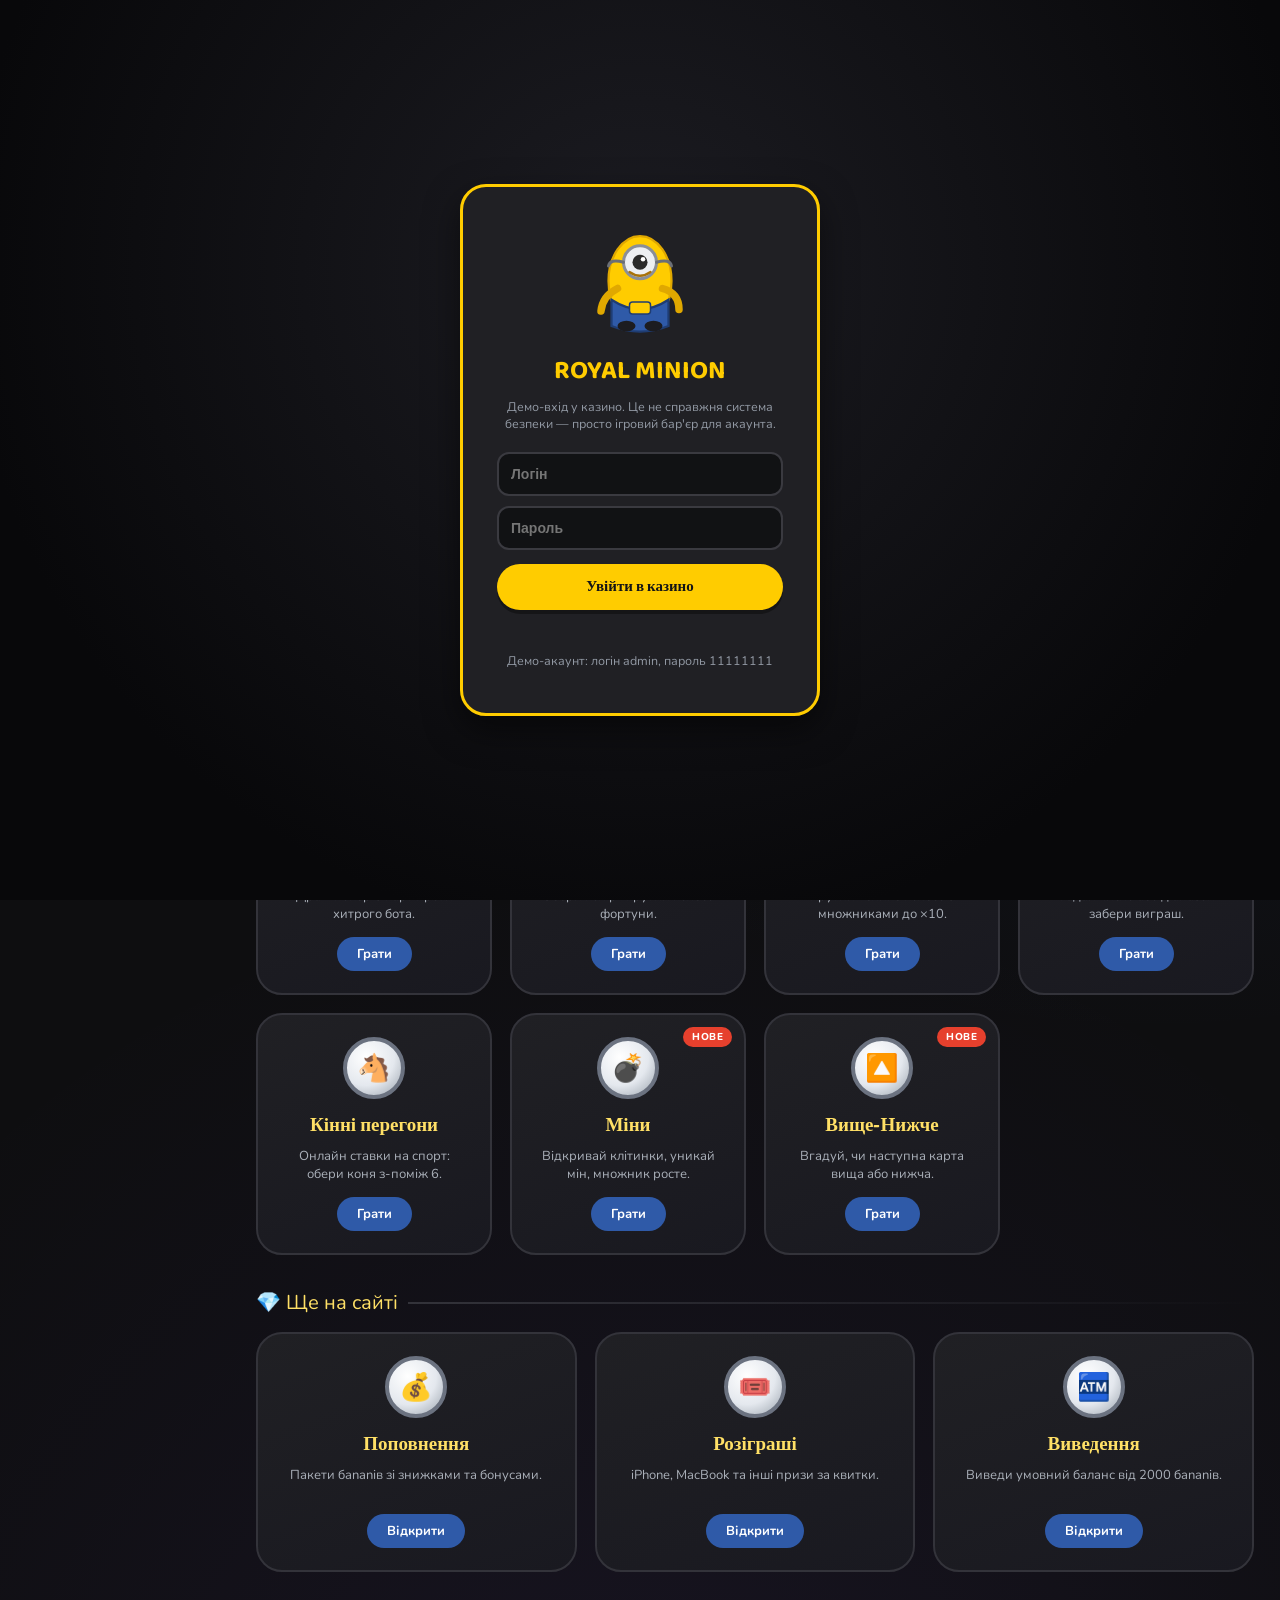
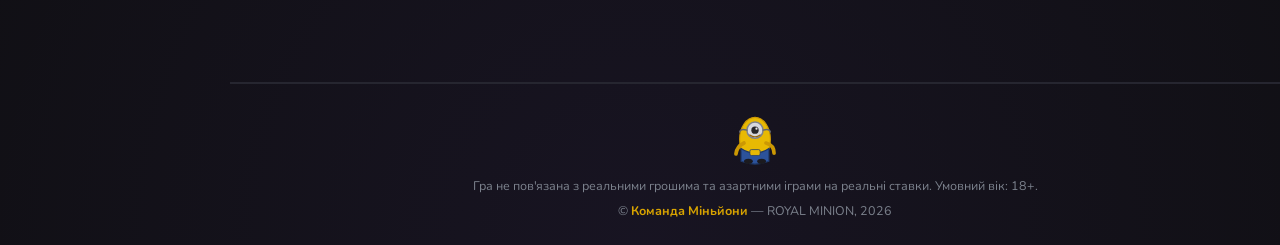
<file: index.html>
<!DOCTYPE html>
<html lang="uk">
<head>
<meta charset="UTF-8">
<meta name="viewport" content="width=device-width, initial-scale=1.0">
<title>ROYAL MINION — Королівське казино</title>
<link rel="preconnect" href="https://fonts.googleapis.com">
<link href="https://fonts.googleapis.com/css2?family=Baloo+2:wght@500;600;700;800&family=Nunito:wght@400;600;700;800;900&display=swap" rel="stylesheet">
<style>
:root{
  --yellow:#FFCC00;
  --yellow-bright:#FFE066;
  --yellow-dark:#D9A400;
  --black:#0E0E10;
  --black-soft:#18181C;
  --black-card:#202024;
  --black-felt:#0F2116;
  --denim:#2F5AA8;
  --denim-dark:#1F3D73;
  --denim-bright:#4A7FD1;
  --silver:#E4E8EE;
  --muted:#9198A3;
  --red:#E6402D;
  --green:#2CC46A;
  --purple:#8B5CF6;
  --radius-lg:26px;
  --radius-md:18px;
  --radius-sm:12px;
  --shadow:0 14px 34px rgba(0,0,0,.5);
  --glow-yellow:0 0 24px rgba(255,204,0,.35);
}
*{box-sizing:border-box; -webkit-tap-highlight-color:transparent;}
html,body{margin:0;padding:0;}
body{
  background:
    radial-gradient(circle at 10% -5%, rgba(255,204,0,.09), transparent 40%),
    radial-gradient(circle at 90% 5%, rgba(47,90,168,.16), transparent 45%),
    radial-gradient(circle at 50% 100%, rgba(139,92,246,.08), transparent 50%),
    var(--black);
  color:var(--silver);
  font-family:'Nunito',sans-serif;
  min-height:100vh;
  overflow-x:hidden;
}
h1,h2,h3,.brand,.btn,.tab,.nav-link,.side-link{font-family:'Baloo 2',cursive;}
::selection{background:var(--yellow); color:#111;}
a{color:inherit; text-decoration:none;}
button{font-family:inherit; cursor:pointer;}
img{max-width:100%; display:block;}
::-webkit-scrollbar{width:10px; height:10px;}
::-webkit-scrollbar-track{background:var(--black-soft);}
::-webkit-scrollbar-thumb{background:var(--yellow-dark); border-radius:10px;}

/* ============ LOADING SCREEN ============ */
#loadingScreen{
  position:fixed; inset:0; background:radial-gradient(circle at 50% 40%, #1c1c22, #0a0a0c 75%);
  z-index:999; display:flex; flex-direction:column; align-items:center; justify-content:center; gap:18px;
  transition:opacity .5s ease, visibility .5s ease;
}
#loadingScreen.hide{opacity:0; visibility:hidden; pointer-events:none;}
#loadingScreen .mascot-mount{width:120px; animation:bounceIn 1s ease infinite alternate;}
@keyframes bounceIn{from{transform:translateY(0) scale(1);} to{transform:translateY(-14px) scale(1.03);}}
#loadingScreen h1{color:var(--yellow); font-size:34px; letter-spacing:1px; margin:0; text-shadow:var(--glow-yellow);}
.loading-bar{width:220px; height:8px; background:#2a2a30; border-radius:999px; overflow:hidden;}
.loading-bar::after{content:''; display:block; height:100%; width:40%; background:linear-gradient(90deg,var(--yellow-dark),var(--yellow-bright)); animation:loadmove 1.2s ease-in-out infinite;}
@keyframes loadmove{0%{transform:translateX(-100%);} 100%{transform:translateX(350%);}}
#loadingScreen p{color:var(--muted); font-size:13px; margin:0;}

/* ============ APP SHELL ============ */
.app-shell{display:flex; min-height:100vh;}

/* SIDEBAR */
.sidebar{
  width:230px; flex-shrink:0; background:var(--black-soft); border-right:2px solid #2a2a30;
  display:flex; flex-direction:column; padding:18px 12px; position:sticky; top:0; height:100vh; overflow-y:auto;
}
.brand{display:flex; align-items:center; gap:10px; font-size:21px; font-weight:800; color:var(--yellow); padding:6px 8px 18px; user-select:none;}
.brand .eye{
  width:36px; height:36px; border-radius:50%; flex-shrink:0;
  background:radial-gradient(circle at 35% 30%, #fff, var(--silver) 55%, #9aa3ad 100%);
  border:4px solid #6b7280; display:flex; align-items:center; justify-content:center;
  box-shadow:0 0 0 3px var(--black-soft), inset 0 0 6px rgba(0,0,0,.3);
  animation:blink 5s infinite;
}
.brand .eye::after{content:''; width:13px; height:13px; border-radius:50%; background:#2b2b2b;}
@keyframes blink{0%,92%,100%{transform:scaleY(1);} 96%{transform:scaleY(.15);}}

.side-group-label{font-size:11px; text-transform:uppercase; letter-spacing:1px; color:#5c6270; margin:14px 10px 6px; font-family:'Nunito',sans-serif; font-weight:800;}
.side-link{
  display:flex; align-items:center; gap:10px; padding:10px 12px; border-radius:var(--radius-sm);
  color:var(--silver); font-size:14.5px; font-weight:600; border:2px solid transparent; margin-bottom:3px; transition:.2s;
}
.side-link .ic{font-size:17px; width:22px; text-align:center;}
.side-link:hover{background:#26262c; color:var(--yellow-bright);}
.side-link.active{background:linear-gradient(90deg, rgba(255,204,0,.18), transparent); border-color:var(--yellow-dark); color:var(--yellow-bright);}
.side-footer{margin-top:auto; padding:14px 10px 4px; font-size:11px; color:#5c6270; line-height:1.6;}

/* MOBILE SIDEBAR TOGGLE */
.mobile-topbar{display:none; align-items:center; justify-content:space-between; padding:10px 14px; background:var(--black-soft); border-bottom:2px solid var(--yellow); position:sticky; top:0; z-index:60;}
.burger{background:none; border:2px solid #3a3a40; color:var(--silver); width:38px; height:38px; border-radius:var(--radius-sm); font-size:18px;}

.content-wrap{flex:1; min-width:0; display:flex; flex-direction:column;}

/* HEADER (top bar within content) */
header{
  position:sticky; top:0; z-index:50;
  display:flex; align-items:center; justify-content:flex-end;
  gap:12px; flex-wrap:wrap; padding:14px 26px;
  background:rgba(14,14,16,.8); backdrop-filter:blur(10px); border-bottom:2px solid #262630;
}
.header-right{display:flex; align-items:center; gap:10px; flex-wrap:wrap;}
.balance-pill{
  display:flex; align-items:center; gap:8px; background:var(--black-card); border:2px solid var(--yellow);
  border-radius:999px; padding:6px 8px 6px 16px; box-shadow:var(--shadow);
}
.balance-pill .amount{font-weight:800; color:var(--yellow-bright); font-size:16.5px; white-space:nowrap;}
.balance-pill button{background:var(--yellow); color:#141416; border:none; border-radius:999px; width:30px; height:30px; font-size:18px; font-weight:800; transition:.2s;}
.balance-pill button:hover{background:var(--yellow-bright); transform:scale(1.1) rotate(90deg);}
.icon-btn{background:var(--black-card); border:2px solid #3a3a40; color:var(--silver); width:40px; height:40px; border-radius:50%; font-size:17px; display:flex; align-items:center; justify-content:center; transition:.25s;}
.icon-btn:hover{border-color:var(--yellow); color:var(--yellow); transform:rotate(20deg);}
.lang-switch{display:flex; border:2px solid var(--denim); border-radius:999px; overflow:hidden;}
.lang-switch button{background:transparent; border:none; color:var(--silver); padding:7px 12px; font-weight:700; font-size:12.5px; transition:.2s;}
.lang-switch button.active{background:var(--denim); color:#fff;}
.vip-badge{display:flex; align-items:center; gap:6px; background:linear-gradient(135deg,#3a2d0a,#1c1c20); border:2px solid var(--yellow-dark); border-radius:999px; padding:6px 12px; font-size:12px; font-weight:800; color:var(--yellow-bright);}

main{max-width:1200px; width:100%; margin:0 auto; padding:26px 26px 90px;}
.screen{display:none; animation:fadeUp .4s ease;}
.screen.active{display:block;}
@keyframes fadeUp{from{opacity:0; transform:translateY(12px);} to{opacity:1; transform:translateY(0);}}

/* HERO */
.hero{
  text-align:center; padding:40px 24px 46px; border-radius:var(--radius-lg);
  background:linear-gradient(135deg, var(--denim-dark), var(--black-soft) 65%);
  border:2px solid var(--yellow-dark); margin-bottom:30px; position:relative; overflow:hidden;
}
.hero::before{content:''; position:absolute; inset:-40%; background:radial-gradient(circle at 30% 20%, rgba(255,204,0,.16), transparent 55%); animation:swirl 14s linear infinite;}
@keyframes swirl{from{transform:rotate(0);} to{transform:rotate(360deg);}}
.hero .mascot-mount{width:78px; position:absolute; right:28px; top:18px; z-index:2; animation:wave 2.4s ease-in-out infinite;}
@keyframes wave{0%,100%{transform:rotate(-4deg);} 50%{transform:rotate(6deg);}}
.hero h1{font-size:40px; margin:0 0 10px; color:var(--yellow); position:relative; text-shadow:0 3px 0 rgba(0,0,0,.4);}
.hero p{font-size:15.5px; max-width:580px; margin:0 auto; color:#c9cfd8; position:relative;}
.hero .badges{display:flex; gap:10px; justify-content:center; flex-wrap:wrap; margin-top:16px; position:relative;}
.hero .badge{background:var(--yellow); color:#141416; font-weight:800; padding:8px 16px; border-radius:999px; font-size:12.5px;}
.hero .badge.alt{background:var(--denim); color:#fff;}

.section-title{display:flex; align-items:center; gap:10px; margin:34px 0 16px; color:var(--yellow-bright); font-size:20px;}
.section-title .line{flex:1; height:2px; background:linear-gradient(90deg, #33333a, transparent);}

.game-grid{display:grid; grid-template-columns:repeat(auto-fit,minmax(230px,1fr)); gap:18px;}
.game-card{
  background:linear-gradient(160deg, var(--black-card), #191920); border:2px solid #33333a; border-radius:var(--radius-lg);
  padding:22px; text-align:center; cursor:pointer; transition:.3s ease; position:relative; overflow:hidden;
}
.game-card::after{content:''; position:absolute; inset:0; background:radial-gradient(circle at 50% 0%, rgba(255,204,0,.08), transparent 60%); opacity:0; transition:.3s;}
.game-card:hover{transform:translateY(-6px); border-color:var(--yellow); box-shadow:var(--shadow);}
.game-card:hover::after{opacity:1;}
.game-card .icon{width:62px; height:62px; margin:0 auto 12px; border-radius:50%; background:radial-gradient(circle at 35% 30%, #fff, var(--silver) 55%, #9aa3ad 100%); border:4px solid #6b7280; display:flex; align-items:center; justify-content:center; font-size:27px; position:relative; z-index:1;}
.game-card h3{margin:6px 0 6px; color:var(--yellow-bright); font-size:19px; position:relative; z-index:1;}
.game-card p{margin:0; font-size:13px; color:#a9afb8; min-height:34px; position:relative; z-index:1;}
.game-card .tag{position:absolute; top:12px; right:12px; background:var(--red); color:#fff; font-size:10px; font-weight:800; padding:3px 9px; border-radius:999px; letter-spacing:.4px;}
.game-card .play{margin-top:14px; display:inline-block; background:var(--denim); color:#fff; padding:8px 20px; border-radius:999px; font-weight:700; font-size:13px; transition:.25s; position:relative; z-index:1;}
.game-card:hover .play{background:var(--yellow); color:#141416;}

.panel{background:linear-gradient(160deg, var(--black-card), #191920); border:2px solid #33333a; border-radius:var(--radius-lg); padding:26px; box-shadow:var(--shadow);}
.panel h2{color:var(--yellow); margin-top:0; display:flex; align-items:center; gap:10px;}
.back-btn{background:none; border:2px solid #3a3a40; color:var(--silver); padding:8px 16px; border-radius:999px; margin-bottom:18px; font-weight:700; transition:.2s;}
.back-btn:hover{border-color:var(--yellow); color:var(--yellow);}

.bet-row{display:flex; align-items:center; gap:10px; flex-wrap:wrap; margin:14px 0;}
.bet-row input[type=number]{width:118px; padding:10px 12px; border-radius:var(--radius-sm); border:2px solid #3a3a40; background:#111214; color:#fff; font-weight:700; font-size:15px;}
.bet-row input:focus{outline:none; border-color:var(--yellow);}
.chip{background:var(--black-soft); border:2px solid var(--yellow-dark); color:var(--yellow-bright); padding:6px 12px; border-radius:999px; font-weight:700; font-size:13px; transition:.2s;}
.chip:hover{background:var(--yellow-dark); color:#141416; transform:translateY(-2px);}
.chip-stack{display:flex; margin-left:4px;}
.chip-stack .c{width:26px; height:26px; border-radius:50%; margin-left:-10px; border:2px solid #fff; box-shadow:0 2px 4px rgba(0,0,0,.4);}

.btn{border:none; border-radius:999px; padding:11px 24px; font-weight:800; font-size:15px; transition:.22s; box-shadow:0 4px 0 rgba(0,0,0,.35);}
.btn:active{transform:translateY(3px); box-shadow:0 1px 0 rgba(0,0,0,.35);}
.btn-primary{background:var(--yellow); color:#141416;}
.btn-primary:hover{background:var(--yellow-bright);}
.btn-secondary{background:var(--denim); color:#fff;}
.btn-secondary:hover{background:var(--denim-bright);}
.btn-danger{background:var(--red); color:#fff;}
.btn-danger:hover{background:#ff5946;}
.btn-purple{background:var(--purple); color:#fff;}
.btn:disabled{opacity:.4; cursor:not-allowed; transform:none;}

.msg{margin-top:14px; font-weight:700; min-height:24px; border-radius:var(--radius-sm); padding:0 4px;}
.msg.win{color:var(--green);}
.msg.lose{color:var(--red);}
.msg.info{color:var(--silver); opacity:.8;}

/* ---------- SLOTS ---------- */
.slot-machine{display:flex; justify-content:center; margin:20px 0;}
.reels{display:flex; gap:12px; background:linear-gradient(180deg,#111,#000); padding:18px; border-radius:var(--radius-md); border:4px solid var(--yellow-dark); box-shadow:inset 0 0 24px rgba(0,0,0,.75), var(--glow-yellow);}
.reel{width:78px; height:90px; background:var(--black-soft); border-radius:var(--radius-sm); display:flex; align-items:center; justify-content:center; font-size:42px; border:2px solid #3a3a40; overflow:hidden;}
.reel.spinning span{animation:reelspin .12s linear infinite;}
@keyframes reelspin{from{transform:translateY(0);} to{transform:translateY(-14px);}}
.paytable{font-size:12.5px; color:#a9afb8; margin-top:14px; line-height:1.7;}

/* ---------- ROULETTE ---------- */
.roulette-wrap{display:flex; flex-direction:column; align-items:center; gap:18px;}
.wheel-outer{width:220px; height:220px; border-radius:50%; border:6px solid var(--yellow-dark); display:flex; align-items:center; justify-content:center; position:relative; background:conic-gradient(var(--black) 0 47.5%, var(--green) 47.5% 52.5%, var(--red) 52.5% 76.25%, var(--black) 76.25% 100%); transition:transform 3.6s cubic-bezier(.17,.67,.2,1); box-shadow:var(--glow-yellow);}
.wheel-outer .center{width:70px; height:70px; border-radius:50%; background:var(--yellow); color:#141216; font-weight:800; display:flex; align-items:center; justify-content:center; font-size:13px; text-align:center; border:4px solid #111;}
.wheel-pointer{width:0; height:0; border-left:12px solid transparent; border-right:12px solid transparent; border-top:20px solid var(--yellow); margin-bottom:-4px;}
.color-choice{display:flex; gap:14px;}
.color-btn{padding:14px 30px; border-radius:var(--radius-md); font-weight:800; font-size:16px; border:3px solid transparent; transition:.2s;}
.color-btn.red{background:var(--red); color:#fff;}
.color-btn.black{background:#0c0c0e; color:#fff; border-color:#3a3a40;}
.color-btn.green{background:var(--green); color:#0c0c0e;}
.color-btn.selected{border-color:var(--yellow); transform:scale(1.06);}

/* ---------- RACING ---------- */
.track{display:flex; flex-direction:column; gap:10px; margin:18px 0;}
.lane{position:relative; height:46px; background:linear-gradient(90deg,#20291d,#182018); border-radius:var(--radius-sm); border:2px solid #33402c; overflow:hidden; cursor:pointer; transition:.2s;}
.lane.selected{border-color:var(--yellow); box-shadow:0 0 0 2px rgba(255,204,0,.25);}
.lane .finish{position:absolute; right:6px; top:0; bottom:0; width:3px; background:repeating-linear-gradient(180deg,#fff 0 6px,#000 6px 12px);}
.horse{position:absolute; left:4px; top:50%; transform:translateY(-50%); font-size:26px; transition:left .12s linear;}
.lane-label{position:absolute; left:8px; top:2px; font-size:11px; color:#a9afb8; font-weight:700;}
.lane-odds{position:absolute; right:14px; top:2px; font-size:11px; color:var(--yellow-bright); font-weight:800;}

/* ---------- CRASH ---------- */
.crash-box{background:#0c0d10; border-radius:var(--radius-md); border:2px solid #33333a; height:260px; position:relative; display:flex; align-items:center; justify-content:center; overflow:hidden; margin:16px 0;}
.crash-mult{font-size:52px; font-weight:800; color:var(--yellow-bright); z-index:2; text-shadow:0 0 18px rgba(255,204,0,.4);}
.crash-mult.crashed{color:var(--red);}
canvas#crashCanvas{position:absolute; inset:0; width:100%; height:100%;}

/* ---------- POKER ---------- */
.poker-table{background:radial-gradient(circle,#1c3d24,#0f2015); border-radius:40px; border:8px solid #3a2415; padding:26px; text-align:center;}
.hand-row{display:flex; justify-content:center; gap:8px; margin:14px 0; flex-wrap:wrap;}
.card{width:56px; height:80px; background:#fff; border-radius:8px; display:flex; align-items:center; justify-content:center; font-weight:800; font-size:20px; color:#111; border:2px solid #ccc; box-shadow:0 3px 8px rgba(0,0,0,.4); transition:.25s; user-select:none;}
.card.red-suit{color:#c0392b;}
.card.back{background:repeating-linear-gradient(45deg,var(--denim),var(--denim) 6px,var(--denim-dark) 6px,var(--denim-dark) 12px);}
.card.selected{transform:translateY(-14px); border-color:var(--yellow);}
.label-row{color:var(--silver); font-weight:700; margin-top:6px; font-size:14px;}

/* ---------- BLACKJACK ---------- */
.bj-table{background:radial-gradient(circle,#1c3d24,#0f2015); border-radius:40px; border:8px solid #3a2415; padding:26px; text-align:center;}
.bj-total{display:inline-block; background:var(--black-soft); color:var(--yellow-bright); font-weight:800; padding:4px 14px; border-radius:999px; font-size:13px; margin-top:6px;}

/* ---------- DICE ---------- */
.dice-stage{display:flex; justify-content:center; gap:20px; margin:26px 0;}
.die{width:80px; height:80px; background:#fff; border-radius:16px; display:flex; align-items:center; justify-content:center; font-size:40px; font-weight:800; color:#141416; box-shadow:0 8px 18px rgba(0,0,0,.5); transition:transform .15s;}
.die.rolling{animation:dieRoll .1s linear infinite;}
@keyframes dieRoll{0%{transform:rotate(0deg);} 100%{transform:rotate(90deg);}}
.dice-numbers{display:flex; gap:8px; justify-content:center; flex-wrap:wrap; margin:12px 0;}
.num-btn{width:44px; height:44px; border-radius:50%; background:var(--black-soft); border:2px solid #3a3a40; color:var(--silver); font-weight:800; transition:.2s;}
.num-btn.selected{background:var(--yellow); color:#141416; border-color:var(--yellow);}

/* ---------- WHEEL ---------- */
.big-wheel-wrap{display:flex; flex-direction:column; align-items:center; gap:18px;}
.big-wheel{width:260px; height:260px; border-radius:50%; border:8px solid var(--yellow-dark); position:relative; transition:transform 4s cubic-bezier(.12,.72,.15,1); box-shadow:var(--glow-yellow);
  background:conic-gradient(
    #E6402D 0deg 30deg, #141416 30deg 60deg, #2F5AA8 60deg 90deg, #141416 90deg 120deg,
    #FFCC00 120deg 150deg, #141416 150deg 180deg, #8B5CF6 180deg 210deg, #141416 210deg 240deg,
    #2CC46A 240deg 270deg, #141416 270deg 300deg, #E6402D 300deg 330deg, #FFCC00 330deg 360deg);
}
.big-wheel .hub{position:absolute; inset:0; margin:auto; width:64px; height:64px; border-radius:50%; background:var(--yellow); border:4px solid #111; display:flex; align-items:center; justify-content:center; font-weight:800; color:#141216; font-size:11px; text-align:center;}
.wheel-legend{display:flex; gap:8px; flex-wrap:wrap; justify-content:center; max-width:480px;}
.wheel-legend span{font-size:12px; font-weight:800; padding:4px 10px; border-radius:999px; color:#fff;}

/* ---------- PROFILE / PROMO / LEADERBOARD ---------- */
.stat-grid{display:grid; grid-template-columns:repeat(auto-fit,minmax(150px,1fr)); gap:14px; margin:18px 0;}
.stat-box{background:var(--black-soft); border:2px solid #33333a; border-radius:var(--radius-md); padding:18px; text-align:center;}
.stat-box b{display:block; font-size:24px; color:var(--yellow-bright); margin-bottom:4px;}
.stat-box span{font-size:12px; color:var(--muted);}

.promo-grid{display:grid; grid-template-columns:repeat(auto-fit,minmax(240px,1fr)); gap:18px;}
.promo-card{background:linear-gradient(160deg,var(--black-card),#191920); border:2px solid #33333a; border-radius:var(--radius-lg); padding:20px; position:relative; overflow:hidden;}
.promo-card h3{color:var(--yellow-bright); margin:6px 0;}
.promo-card p{font-size:13px; color:#a9afb8; min-height:40px;}
.promo-card .big{font-size:34px; margin-bottom:6px;}

table.leader-table{width:100%; border-collapse:collapse; margin-top:10px;}
table.leader-table th{text-align:left; font-size:12px; text-transform:uppercase; color:var(--muted); padding:8px 10px; border-bottom:2px solid #33333a;}
table.leader-table td{padding:10px; border-bottom:1px solid #26262c; font-weight:700; font-size:14px;}
table.leader-table tr.me{background:rgba(255,204,0,.08);}
.rank-medal{font-size:16px;}

/* ---------- ABOUT ---------- */
.about-grid{display:grid; grid-template-columns:1.3fr 1fr; gap:26px;}
@media(max-width:760px){.about-grid{grid-template-columns:1fr;}}
.about-grid p{line-height:1.6;}

footer{text-align:center; padding:26px 16px; color:#7c828d; font-size:12.5px; border-top:2px solid #262630; margin-top:20px; display:flex; flex-direction:column; align-items:center; gap:8px;}
footer b{color:var(--yellow-dark);}
footer .mascot-mount{width:44px; opacity:.9;}

/* ---------- MODALS ---------- */
.overlay{position:fixed; inset:0; background:rgba(0,0,0,.68); display:none; align-items:center; justify-content:center; z-index:100; padding:20px;}
.overlay.open{display:flex;}
.modal{background:var(--black-card); border:3px solid var(--yellow); border-radius:var(--radius-lg); padding:26px; max-width:420px; width:100%; box-shadow:var(--shadow); animation:pop .28s ease;}
@keyframes pop{from{transform:scale(.85); opacity:0;} to{transform:scale(1); opacity:1;}}
.modal h2{margin-top:0; color:var(--yellow);}
.modal-close{float:right; background:none; border:none; color:var(--silver); font-size:22px;}
.setting-row{display:flex; align-items:center; justify-content:space-between; padding:12px 0; border-bottom:1px solid #33333a;}
.setting-row:last-child{border-bottom:none;}
.switch{position:relative; width:48px; height:26px;}
.switch input{opacity:0; width:0; height:0;}
.slider-toggle{position:absolute; inset:0; background:#3a3a40; border-radius:999px; transition:.25s; cursor:pointer;}
.slider-toggle::before{content:''; position:absolute; width:20px; height:20px; left:3px; top:3px; background:#fff; border-radius:50%; transition:.25s;}
input:checked + .slider-toggle{background:var(--yellow-dark);}
input:checked + .slider-toggle::before{transform:translateX(22px);}

/* BIG WIN MODAL */
#bigWinOverlay .modal{text-align:center; border-color:var(--yellow-bright); box-shadow:0 0 40px rgba(255,204,0,.5);}
#bigWinOverlay .mascot-mount{width:100px; margin:0 auto 10px;}
#bigWinOverlay h2{font-size:28px;}
#bigWinAmount{font-size:36px; font-weight:800; color:var(--yellow-bright); margin:8px 0;}

/* CONFETTI */
.confetti-piece{position:fixed; top:-30px; font-size:22px; z-index:200; pointer-events:none; animation:fall linear forwards;}
@keyframes fall{to{transform:translateY(110vh) rotate(360deg); opacity:.3;}}

/* ---------- LOGIN SCREEN ---------- */
#loginScreen{position:fixed; inset:0; z-index:1000; background:radial-gradient(circle at 50% 30%,#1c1c22,#08080a 75%); display:flex; align-items:center; justify-content:center; padding:20px;}
.login-card{background:var(--black-card); border:3px solid var(--yellow); border-radius:var(--radius-lg); padding:34px; max-width:360px; width:100%; text-align:center; box-shadow:var(--shadow);}
.login-card h1{color:var(--yellow); margin:6px 0; font-size:26px;}
.login-card p{font-size:12.5px; color:var(--muted); margin:4px 0 10px;}
.login-card input{width:100%; padding:12px; margin-top:10px; border-radius:var(--radius-sm); border:2px solid #3a3a40; background:#111214; color:#fff; font-weight:600; font-size:14px;}
.login-card input:focus{outline:none; border-color:var(--yellow);}
.login-card .btn{margin-top:14px; width:100%;}
.login-hint{margin-top:12px; font-size:11px; color:#5c6270;}

/* ---------- SHOP ---------- */
.shop-timer{display:inline-flex; align-items:center; gap:8px; background:var(--black-soft); border:2px solid var(--red); border-radius:999px; padding:8px 18px; font-weight:800; color:#ff8a7a; margin:10px 0 20px;}
.shop-grid{display:grid; grid-template-columns:repeat(auto-fit,minmax(230px,1fr)); gap:18px;}
.shop-card{background:linear-gradient(160deg,var(--black-card),#191920); border:2px solid #33333a; border-radius:var(--radius-lg); padding:22px; text-align:center; position:relative; overflow:hidden; transition:.25s;}
.shop-card:hover{border-color:var(--yellow); transform:translateY(-4px); box-shadow:var(--shadow);}
.shop-card .discount-badge{position:absolute; top:12px; left:12px; background:var(--red); color:#fff; font-size:11px; font-weight:800; padding:4px 10px; border-radius:999px;}
.shop-card .best-badge{position:absolute; top:12px; right:12px; background:var(--yellow); color:#141216; font-size:11px; font-weight:800; padding:4px 10px; border-radius:999px;}
.shop-card .visual{font-size:44px; margin:10px 0;}
.shop-card .amount{font-size:22px; font-weight:800; color:var(--yellow-bright);}
.shop-card .bonus{font-size:12px; color:var(--green); font-weight:800; margin-bottom:6px;}
.shop-card .price-old{font-size:13px; color:#6a6f78; text-decoration:line-through;}
.shop-card .price-new{font-size:20px; font-weight:800; color:#fff;}
.shop-card .price-hint{font-size:11px; color:var(--muted); margin-bottom:10px;}
.pay-methods{display:flex; gap:10px; justify-content:center; margin:14px 0;}
.pay-method{border:2px solid #3a3a40; background:var(--black-soft); border-radius:var(--radius-sm); padding:10px 14px; font-size:20px; transition:.2s;}
.pay-method.selected{border-color:var(--yellow); background:#2a2408;}

/* ---------- WITHDRAW ---------- */
.saved-method{display:flex; align-items:center; justify-content:space-between; background:var(--black-soft); border:2px solid #33333a; border-radius:var(--radius-md); padding:14px 16px; margin-bottom:10px; cursor:pointer; transition:.2s;}
.saved-method.selected{border-color:var(--yellow);}
.saved-method .name{font-weight:700;}

/* ---------- GIVEAWAYS ---------- */
.prize-grid{display:grid; grid-template-columns:repeat(auto-fit,minmax(230px,1fr)); gap:18px;}
.prize-card{background:linear-gradient(160deg,var(--black-card),#191920); border:2px solid #33333a; border-radius:var(--radius-lg); padding:20px; text-align:center;}
.prize-card .visual{font-size:50px; margin:8px 0;}
.prize-card h3{color:var(--yellow-bright); margin:6px 0;}
.prize-card .tickets-owned{font-size:12px; color:var(--green); font-weight:800; margin-top:6px;}
.lock-note{background:var(--black-soft); border:2px dashed var(--yellow-dark); border-radius:var(--radius-md); padding:14px; font-size:13px; color:var(--muted); margin-bottom:18px;}

/* ---------- MINES ---------- */
.mines-grid{display:grid; grid-template-columns:repeat(5,1fr); gap:8px; max-width:340px; margin:18px auto;}
.mine-tile{aspect-ratio:1; background:var(--black-soft); border:2px solid #3a3a40; border-radius:var(--radius-sm); display:flex; align-items:center; justify-content:center; font-size:20px; transition:.2s; cursor:pointer;}
.mine-tile:hover{border-color:var(--yellow);}
.mine-tile.revealed{background:#1c2e1c; border-color:var(--green); cursor:default;}
.mine-tile.boom{background:#3a1414; border-color:var(--red); cursor:default;}
.mine-tile.disabled{pointer-events:none;}

/* ---------- HIGHER-LOWER ---------- */
.hl-stage{display:flex; align-items:center; justify-content:center; gap:22px; margin:20px 0; flex-wrap:wrap;}
.hl-arrow{font-size:30px; color:var(--yellow-dark);}

@media(max-width:900px){
  .sidebar{display:none;}
  .mobile-topbar{display:flex;}
  .sidebar.open{display:flex; position:fixed; z-index:90; width:240px; box-shadow:var(--shadow);}
  header{justify-content:space-between;}
}
@media(max-width:600px){
  .hero h1{font-size:26px;}
  .hero .mascot-mount{display:none;}
}
</style>
</head>
<body>

<div id="loginScreen">
  <div class="login-card">
    <div class="mascot-mount" style="width:90px; margin:0 auto 10px;"></div>
    <h1>ROYAL MINION</h1>
    <p data-i18n="login_sub">Демо-вхід у казино. Це не справжня система безпеки — просто ігровий бар'єр для акаунта.</p>
    <input type="text" id="loginUser" placeholder="Логін" autocomplete="off">
    <input type="password" id="loginPass" placeholder="Пароль" autocomplete="off">
    <button class="btn btn-primary" onclick="tryLogin()" data-i18n="login_btn">Увійти в казино</button>
    <div class="msg lose" id="loginMsg"></div>
    <p class="login-hint" data-i18n="login_hint">Демо-акаунт: логін admin, пароль 11111111</p>
  </div>
</div>

<div id="loadingScreen">
  <div class="mascot-mount"></div>
  <h1>ROYAL MINION</h1>
  <div class="loading-bar"></div>
  <p id="loadingText">Готуємо банани та карти...</p>
</div>

<div class="app-shell">

  <!-- SIDEBAR -->
  <aside class="sidebar" id="sidebar">
    <div class="brand"><div class="eye"></div><span>ROYAL MINION</span></div>

    <div class="side-group-label" data-i18n="side_main">Головне</div>
    <button class="side-link active" data-target="lobby"><span class="ic">🏠</span><span data-i18n="nav_lobby">Лобі</span></button>
    <button class="side-link" data-target="profile"><span class="ic">👤</span><span data-i18n="nav_profile">Профіль</span></button>
    <button class="side-link" data-target="shop"><span class="ic">💰</span><span data-i18n="nav_shop">Поповнення</span></button>
    <button class="side-link" data-target="withdraw"><span class="ic">🏧</span><span data-i18n="nav_withdraw">Виведення</span></button>
    <button class="side-link" data-target="giveaways"><span class="ic">🎟️</span><span data-i18n="nav_giveaways">Розіграші</span></button>
    <button class="side-link" data-target="promotions"><span class="ic">🎁</span><span data-i18n="nav_promo">Промоції</span></button>
    <button class="side-link" data-target="leaderboard"><span class="ic">🏆</span><span data-i18n="nav_leader">Рейтинг</span></button>
    <button class="side-link" data-target="about"><span class="ic">ℹ️</span><span data-i18n="nav_about">Про нас</span></button>

    <div class="side-group-label" data-i18n="side_games">Ігри</div>
    <button class="side-link" data-target="poker"><span class="ic">🂡</span><span data-i18n="card_poker_title">Покер проти бота</span></button>
    <button class="side-link" data-target="blackjack"><span class="ic">🃏</span><span data-i18n="card_bj_title">Блекджек</span></button>
    <button class="side-link" data-target="slots"><span class="ic">🍌</span><span data-i18n="card_slots_title">Слот 777</span></button>
    <button class="side-link" data-target="roulette"><span class="ic">🎯</span><span data-i18n="card_roulette_title">Рулетка</span></button>
    <button class="side-link" data-target="wheel"><span class="ic">🎡</span><span data-i18n="card_wheel_title">Колесо Фортуни</span></button>
    <button class="side-link" data-target="dice"><span class="ic">🎲</span><span data-i18n="card_dice_title">Кості</span></button>
    <button class="side-link" data-target="mines"><span class="ic">💣</span><span data-i18n="card_mines_title">Міни</span></button>
    <button class="side-link" data-target="higherlower"><span class="ic">🔼</span><span data-i18n="card_hl_title">Вище-Нижче</span></button>
    <button class="side-link" data-target="racing"><span class="ic">🐴</span><span data-i18n="card_racing_title">Перегони</span></button>
    <button class="side-link" data-target="crash"><span class="ic">🚀</span><span data-i18n="card_crash_title">Краш</span></button>

    <div class="side-footer" data-i18n="side_footer_note">Усі ігри віртуальні. Без реальних грошей.</div>
  </aside>

  <div class="content-wrap">
    <div class="mobile-topbar">
      <button class="burger" id="burgerBtn">☰</button>
      <div class="brand" style="padding:0;"><div class="eye"></div><span>ROYAL MINION</span></div>
      <div style="width:38px;"></div>
    </div>

    <header>
      <div class="header-right">
        <div class="vip-badge">👑 <span id="accountLabel">admin</span></div>
        <div class="balance-pill">
          <span class="amount" id="balanceDisplay">1000 🍌</span>
          <button id="openTopup" title="Поповнити">+</button>
        </div>
        <div class="lang-switch">
          <button id="langUA" class="active">UA</button>
          <button id="langEN">EN</button>
        </div>
        <button class="icon-btn" id="openSettings" title="Налаштування">⚙</button>
      </div>
    </header>

    <main>

      <!-- LOBBY -->
      <section class="screen active" id="screen-lobby">
        <div class="hero">
          <div class="mascot-mount"></div>
          <h1 data-i18n="hero_title">Ласкаво просимо до ROYAL MINION</h1>
          <p data-i18n="hero_sub">Королівське віртуальне казино без реальних грошей. Банани, азарт і жовтий гумор — 8 ігор під одним дахом.</p>
          <div class="badges">
            <span class="badge" data-i18n="hero_badge">100% ВІРТУАЛЬНО</span>
            <span class="badge alt" data-i18n="hero_badge2">БЕЗ ДЕПОЗИТУ РЕАЛЬНИХ ГРОШЕЙ</span>
          </div>
        </div>

        <div class="section-title"><span data-i18n="section_popular">🔥 Популярні ігри</span><div class="line"></div></div>
        <div class="game-grid">
          <div class="game-card" data-target="crash">
            <span class="tag" data-i18n="tag_hot">ХІТ</span>
            <div class="icon">🚀</div>
            <h3 data-i18n="card_crash_title">Краш</h3>
            <p data-i18n="card_crash_desc">Мультиплікатор росте — забери виграш вчасно!</p>
            <span class="play" data-i18n="card_play">Грати</span>
          </div>
          <div class="game-card" data-target="blackjack">
            <span class="tag" data-i18n="tag_new">НОВЕ</span>
            <div class="icon">🃏</div>
            <h3 data-i18n="card_bj_title">Блекджек</h3>
            <p data-i18n="card_bj_desc">Класична дуель проти дилера. Збери 21!</p>
            <span class="play" data-i18n="card_play">Грати</span>
          </div>
          <div class="game-card" data-target="slots">
            <div class="icon">🍌</div>
            <h3 data-i18n="card_slots_title">Слот 777</h3>
            <p data-i18n="card_slots_desc">Класичний ігровий автомат із трьома барабанами.</p>
            <span class="play" data-i18n="card_play">Грати</span>
          </div>
        </div>

        <div class="section-title"><span data-i18n="section_all">🎰 Усі ігри</span><div class="line"></div></div>
        <div class="game-grid">
          <div class="game-card" data-target="poker">
            <div class="icon">🂡</div>
            <h3 data-i18n="card_poker_title">Покер проти бота</h3>
            <p data-i18n="card_poker_desc">Драв-покер 5 карт проти хитрого бота.</p>
            <span class="play" data-i18n="card_play">Грати</span>
          </div>
          <div class="game-card" data-target="roulette">
            <div class="icon">🎯</div>
            <h3 data-i18n="card_roulette_title">Чорне — Червоне</h3>
            <p data-i18n="card_roulette_desc">Обери колір і крутни колесо фортуни.</p>
            <span class="play" data-i18n="card_play">Грати</span>
          </div>
          <div class="game-card" data-target="wheel">
            <span class="tag" data-i18n="tag_new">НОВЕ</span>
            <div class="icon">🎡</div>
            <h3 data-i18n="card_wheel_title">Колесо Фортуни</h3>
            <p data-i18n="card_wheel_desc">Крутни велике колесо з множниками до ×10.</p>
            <span class="play" data-i18n="card_play">Грати</span>
          </div>
          <div class="game-card" data-target="dice">
            <span class="tag" data-i18n="tag_new">НОВЕ</span>
            <div class="icon">🎲</div>
            <h3 data-i18n="card_dice_title">Кості</h3>
            <p data-i18n="card_dice_desc">Вгадай число або діапазон і забери виграш.</p>
            <span class="play" data-i18n="card_play">Грати</span>
          </div>
          <div class="game-card" data-target="racing">
            <div class="icon">🐴</div>
            <h3 data-i18n="card_racing_title">Кінні перегони</h3>
            <p data-i18n="card_racing_desc">Онлайн ставки на спорт: обери коня з-поміж 6.</p>
            <span class="play" data-i18n="card_play">Грати</span>
          </div>
          <div class="game-card" data-target="mines">
            <span class="tag" data-i18n="tag_new">НОВЕ</span>
            <div class="icon">💣</div>
            <h3 data-i18n="card_mines_title">Міни</h3>
            <p data-i18n="card_mines_desc">Відкривай клітинки, уникай мін, множник росте.</p>
            <span class="play" data-i18n="card_play">Грати</span>
          </div>
          <div class="game-card" data-target="higherlower">
            <span class="tag" data-i18n="tag_new">НОВЕ</span>
            <div class="icon">🔼</div>
            <h3 data-i18n="card_hl_title">Вище-Нижче</h3>
            <p data-i18n="card_hl_desc">Вгадуй, чи наступна карта вища або нижча.</p>
            <span class="play" data-i18n="card_play">Грати</span>
          </div>
        </div>

        <div class="section-title"><span data-i18n="section_more">💎 Ще на сайті</span><div class="line"></div></div>
        <div class="game-grid">
          <div class="game-card" data-target="shop">
            <div class="icon">💰</div>
            <h3 data-i18n="nav_shop">Поповнення</h3>
            <p data-i18n="shop_teaser">Пакети бананів зі знижками та бонусами.</p>
            <span class="play" data-i18n="card_open">Відкрити</span>
          </div>
          <div class="game-card" data-target="giveaways">
            <div class="icon">🎟️</div>
            <h3 data-i18n="nav_giveaways">Розіграші</h3>
            <p data-i18n="giveaway_teaser">iPhone, MacBook та інші призи за квитки.</p>
            <span class="play" data-i18n="card_open">Відкрити</span>
          </div>
          <div class="game-card" data-target="withdraw">
            <div class="icon">🏧</div>
            <h3 data-i18n="nav_withdraw">Виведення</h3>
            <p data-i18n="withdraw_teaser">Виведи умовний баланс від 2000 бananів.</p>
            <span class="play" data-i18n="card_open">Відкрити</span>
          </div>
        </div>
      </section>

      <!-- POKER -->
      <section class="screen" id="screen-poker">
        <button class="back-btn" data-target="lobby" data-i18n="back">← Назад до лобі</button>
        <div class="panel">
          <h2>🂡 <span data-i18n="poker_title">Покер проти бота (драв-покер, 5 карт)</span></h2>
          <div class="bet-row">
            <label data-i18n="bet_label">Ставка (анте):</label>
            <input type="number" id="pokerBet" value="50" min="10" step="10">
            <button class="chip" onclick="quickBet('pokerBet',50)">+50</button>
            <button class="chip" onclick="quickBet('pokerBet',100)">+100</button>
            <button class="btn btn-primary" id="pokerDeal" onclick="pokerDeal()" data-i18n="poker_deal">Роздати</button>
          </div>
          <div class="poker-table">
            <div class="label-row" data-i18n="poker_bot_hand">Рука бота</div>
            <div class="hand-row" id="botHand"></div>
            <div class="label-row" data-i18n="poker_your_hand">Твоя рука (клікни картку, щоб залишити її)</div>
            <div class="hand-row" id="playerHand"></div>
            <div class="bet-row" style="justify-content:center;">
              <button class="btn btn-secondary" id="pokerDraw" onclick="pokerDraw()" disabled data-i18n="poker_draw">Замінити не вибрані</button>
              <button class="btn btn-primary" id="pokerBetBtn" onclick="pokerBetAction()" disabled data-i18n="poker_bet_action">Поставити ще й показати</button>
              <button class="btn btn-danger" id="pokerFold" onclick="pokerFold()" disabled data-i18n="poker_fold">Скинути</button>
            </div>
          </div>
          <div class="msg info" id="pokerMsg" data-i18n="poker_hint">Онлайн-покер без депозиту — просто для розваги.</div>
        </div>
      </section>

      <!-- BLACKJACK -->
      <section class="screen" id="screen-blackjack">
        <button class="back-btn" data-target="lobby" data-i18n="back">← Назад до лобі</button>
        <div class="panel">
          <h2>🃏 <span data-i18n="bj_title">Блекджек проти дилера</span></h2>
          <div class="bet-row">
            <label data-i18n="bet_label">Ставка:</label>
            <input type="number" id="bjBet" value="50" min="10" step="10">
            <button class="chip" onclick="quickBet('bjBet',50)">+50</button>
            <button class="chip" onclick="quickBet('bjBet',100)">+100</button>
            <button class="btn btn-primary" id="bjDeal" onclick="bjDeal()" data-i18n="bj_deal">Роздати</button>
          </div>
          <div class="bj-table">
            <div class="label-row" data-i18n="bj_dealer">Рука дилера</div>
            <div class="hand-row" id="bjDealerHand"></div>
            <div class="bj-total" id="bjDealerTotal">–</div>
            <div class="label-row" style="margin-top:18px;" data-i18n="bj_you">Твоя рука</div>
            <div class="hand-row" id="bjPlayerHand"></div>
            <div class="bj-total" id="bjPlayerTotal">–</div>
            <div class="bet-row" style="justify-content:center; margin-top:16px;">
              <button class="btn btn-secondary" id="bjHit" onclick="bjHit()" disabled data-i18n="bj_hit">Ще карту</button>
              <button class="btn btn-primary" id="bjStand" onclick="bjStand()" disabled data-i18n="bj_stand">Стоп</button>
              <button class="btn btn-purple" id="bjDouble" onclick="bjDouble()" disabled data-i18n="bj_double">Подвоїти</button>
            </div>
          </div>
          <div class="msg info" id="bjMsg" data-i18n="bj_hint">Дилер зупиняється на 17+. Блекджек платить ×2.5.</div>
        </div>
      </section>

      <!-- SLOTS -->
      <section class="screen" id="screen-slots">
        <button class="back-btn" data-target="lobby" data-i18n="back">← Назад до лобі</button>
        <div class="panel" style="text-align:center;">
          <h2>🍌 <span data-i18n="slots_title">Слот-автомат 777</span></h2>
          <div class="slot-machine">
            <div class="reels">
              <div class="reel" id="reel0"><span>🍌</span></div>
              <div class="reel" id="reel1"><span>🍌</span></div>
              <div class="reel" id="reel2"><span>🍌</span></div>
            </div>
          </div>
          <div class="bet-row" style="justify-content:center;">
            <label data-i18n="bet_label">Ставка:</label>
            <input type="number" id="slotsBet" value="20" min="5" step="5">
            <button class="chip" onclick="quickBet('slotsBet',20)">+20</button>
            <button class="chip" onclick="quickBet('slotsBet',50)">+50</button>
            <button class="btn btn-primary" id="slotsSpin" onclick="spinSlots()" data-i18n="slots_spin">Крутити</button>
          </div>
          <div class="msg info" id="slotsMsg" data-i18n="slots_hint">Три однакові символи — виграш!</div>
          <div class="paytable" data-i18n="slots_paytable">7️⃣7️⃣7️⃣ ×20 · 🍌🍌🍌 ×10 · 🍇🍇🍇 ×6 · 🔔🔔🔔 ×5 · будь-які 2 однакові ×1.5</div>
        </div>
      </section>

      <!-- ROULETTE -->
      <section class="screen" id="screen-roulette">
        <button class="back-btn" data-target="lobby" data-i18n="back">← Назад до лобі</button>
        <div class="panel roulette-wrap">
          <h2>🎯 <span data-i18n="roulette_title">Рулетка: Чорне — Червоне</span></h2>
          <div class="wheel-pointer"></div>
          <div class="wheel-outer" id="wheel"><div class="center" id="wheelCenter" data-i18n="roulette_ready">Готові?</div></div>
          <div class="color-choice">
            <button class="color-btn red" id="chooseRed" onclick="chooseColor('red')" data-i18n="roulette_red">Червоне ×2</button>
            <button class="color-btn black" id="chooseBlack" onclick="chooseColor('black')" data-i18n="roulette_black">Чорне ×2</button>
            <button class="color-btn green" id="chooseGreen" onclick="chooseColor('green')" data-i18n="roulette_green">Зеро ×14</button>
          </div>
          <div class="bet-row">
            <label data-i18n="bet_label">Ставка:</label>
            <input type="number" id="rouletteBet" value="30" min="5" step="5">
            <button class="chip" onclick="quickBet('rouletteBet',30)">+30</button>
            <button class="chip" onclick="quickBet('rouletteBet',100)">+100</button>
            <button class="btn btn-primary" id="spinRoulette" onclick="spinRoulette()" disabled data-i18n="roulette_spin">Крутити колесо</button>
          </div>
          <div class="msg info" id="rouletteMsg" data-i18n="roulette_hint">Обери колір, зроби ставку і крути!</div>
        </div>
      </section>

      <!-- WHEEL OF FORTUNE -->
      <section class="screen" id="screen-wheel">
        <button class="back-btn" data-target="lobby" data-i18n="back">← Назад до лобі</button>
        <div class="panel big-wheel-wrap">
          <h2>🎡 <span data-i18n="wheel_title">Колесо Фортуни</span></h2>
          <div class="wheel-pointer"></div>
          <div class="big-wheel" id="bigWheel"><div class="hub" id="bigWheelHub" data-i18n="wheel_ready">Крути!</div></div>
          <div class="wheel-legend">
            <span style="background:#E6402D;">×0.5</span>
            <span style="background:#2F5AA8;">×1</span>
            <span style="background:#FFCC00; color:#141216;">×1.5</span>
            <span style="background:#8B5CF6;">×2</span>
            <span style="background:#2CC46A;">×3</span>
            <span style="background:#141416; border:1px solid #444;">×0 / ×10</span>
          </div>
          <div class="bet-row">
            <label data-i18n="bet_label">Ставка:</label>
            <input type="number" id="wheelBet" value="30" min="5" step="5">
            <button class="chip" onclick="quickBet('wheelBet',30)">+30</button>
            <button class="chip" onclick="quickBet('wheelBet',100)">+100</button>
            <button class="btn btn-primary" id="spinWheel" onclick="spinBigWheel()" data-i18n="wheel_spin">Крутити колесо</button>
          </div>
          <div class="msg info" id="wheelMsg" data-i18n="wheel_hint">Постав суму і крути велике колесо — множник випадковий!</div>
        </div>
      </section>

      <!-- DICE -->
      <section class="screen" id="screen-dice">
        <button class="back-btn" data-target="lobby" data-i18n="back">← Назад до лобі</button>
        <div class="panel" style="text-align:center;">
          <h2>🎲 <span data-i18n="dice_title">Кості</span></h2>
          <div class="dice-stage"><div class="die" id="dieEl">?</div></div>
          <p style="font-size:13.5px; color:#a9afb8;" data-i18n="dice_mode_label">Обери точне число (×5) або діапазон (×1.9):</p>
          <div class="dice-numbers" id="diceNumbers"></div>
          <div class="bet-row" style="justify-content:center;">
            <button class="color-btn black" id="diceLow" onclick="chooseDiceRange('low')" data-i18n="dice_low">1–3 ×1.9</button>
            <button class="color-btn red" id="diceHigh" onclick="chooseDiceRange('high')" data-i18n="dice_high">4–6 ×1.9</button>
          </div>
          <div class="bet-row" style="justify-content:center;">
            <label data-i18n="bet_label">Ставка:</label>
            <input type="number" id="diceBet" value="25" min="5" step="5">
            <button class="chip" onclick="quickBet('diceBet',25)">+25</button>
            <button class="chip" onclick="quickBet('diceBet',100)">+100</button>
            <button class="btn btn-primary" id="rollDice" onclick="rollDice()" disabled data-i18n="dice_roll">Кинути кістку</button>
          </div>
          <div class="msg info" id="diceMsg" data-i18n="dice_hint">Обери точне число або діапазон, потім став.</div>
        </div>
      </section>

      <!-- RACING -->
      <section class="screen" id="screen-racing">
        <button class="back-btn" data-target="lobby" data-i18n="back">← Назад до лобі</button>
        <div class="panel">
          <h2>🐴 <span data-i18n="racing_title">Кінні перегони — 6 коней</span></h2>
          <div class="track" id="track"></div>
          <div class="bet-row">
            <label data-i18n="bet_label">Ставка:</label>
            <input type="number" id="racingBet" value="40" min="5" step="5">
            <button class="chip" onclick="quickBet('racingBet',40)">+40</button>
            <button class="chip" onclick="quickBet('racingBet',100)">+100</button>
            <button class="btn btn-primary" id="startRace" onclick="startRace()" disabled data-i18n="racing_start">Старт перегонів</button>
          </div>
          <div class="msg info" id="racingMsg" data-i18n="racing_hint">Обери коня, натиснувши на його доріжку.</div>
        </div>
      </section>

      <!-- CRASH -->
      <section class="screen" id="screen-crash">
        <button class="back-btn" data-target="lobby" data-i18n="back">← Назад до лобі</button>
        <div class="panel">
          <h2>🚀 <span data-i18n="crash_title">Краш</span></h2>
          <div class="crash-box">
            <canvas id="crashCanvas"></canvas>
            <div class="crash-mult" id="crashMultDisplay">1.00×</div>
          </div>
          <div class="bet-row">
            <label data-i18n="bet_label">Ставка:</label>
            <input type="number" id="crashBet" value="25" min="5" step="5">
            <button class="chip" onclick="quickBet('crashBet',25)">+25</button>
            <button class="chip" onclick="quickBet('crashBet',100)">+100</button>
            <button class="btn btn-primary" id="crashStart" onclick="crashStart()" data-i18n="crash_start">Старт</button>
            <button class="btn btn-secondary" id="crashCashout" onclick="crashCashout()" disabled data-i18n="crash_cashout">Забрати гроші</button>
          </div>
          <div class="msg info" id="crashMsg" data-i18n="crash_hint">Постав суму і забери виграш до того, як лінія впаде.</div>
        </div>
      </section>

      <!-- MINES -->
      <section class="screen" id="screen-mines">
        <button class="back-btn" data-target="lobby" data-i18n="back">← Назад до лобі</button>
        <div class="panel" style="text-align:center;">
          <h2>💣 <span data-i18n="mines_title">Міни</span></h2>
          <p style="font-size:13px; color:#a9afb8;" data-i18n="mines_desc">5×5 поле, 3 міни. Кожна відкрита безпечна клітинка збільшує множник. Забери виграш у будь-який момент!</p>
          <div class="msg info" id="minesMultDisplay" style="font-size:22px; font-weight:800; color:var(--yellow-bright);">×1.00</div>
          <div class="mines-grid" id="minesGrid"></div>
          <div class="bet-row" style="justify-content:center;">
            <label data-i18n="bet_label">Ставка:</label>
            <input type="number" id="minesBet" value="30" min="5" step="5">
            <button class="chip" onclick="quickBet('minesBet',30)">+30</button>
            <button class="chip" onclick="quickBet('minesBet',100)">+100</button>
          </div>
          <div class="bet-row" style="justify-content:center;">
            <button class="btn btn-primary" id="minesStart" onclick="minesStart()" data-i18n="mines_start">Почати раунд</button>
            <button class="btn btn-secondary" id="minesCashout" onclick="minesCashout()" disabled data-i18n="mines_cashout">Забрати гроші</button>
          </div>
          <div class="msg info" id="minesMsg" data-i18n="mines_hint">Постав суму й почни раунд, потім відкривай клітинки.</div>
        </div>
      </section>

      <!-- HIGHER / LOWER -->
      <section class="screen" id="screen-higherlower">
        <button class="back-btn" data-target="lobby" data-i18n="back">← Назад до лобі</button>
        <div class="panel" style="text-align:center;">
          <h2>🔼 <span data-i18n="hl_title">Вище-Нижче</span></h2>
          <p style="font-size:13px; color:#a9afb8;" data-i18n="hl_desc">Вгадай, чи наступна карта буде вищою чи нижчою. Кожна правильна відповідь множить виграш.</p>
          <div class="msg info" id="hlMultDisplay" style="font-size:22px; font-weight:800; color:var(--yellow-bright);">×1.00</div>
          <div class="hl-stage">
            <div class="card" id="hlCurrentCard">?</div>
            <div class="hl-arrow">➜</div>
            <div class="card back" id="hlNextCard"></div>
          </div>
          <div class="bet-row" style="justify-content:center;">
            <button class="btn btn-secondary" onclick="hlGuess('higher')" id="hlHigherBtn" disabled data-i18n="hl_higher">Вище ▲</button>
            <button class="btn btn-secondary" onclick="hlGuess('lower')" id="hlLowerBtn" disabled data-i18n="hl_lower">Нижче ▼</button>
            <button class="btn btn-primary" id="hlCashout" onclick="hlCashout()" disabled data-i18n="hl_cashout">Забрати гроші</button>
          </div>
          <div class="bet-row" style="justify-content:center;">
            <label data-i18n="bet_label">Ставка:</label>
            <input type="number" id="hlBet" value="25" min="5" step="5">
            <button class="chip" onclick="quickBet('hlBet',25)">+25</button>
            <button class="chip" onclick="quickBet('hlBet',100)">+100</button>
            <button class="btn btn-primary" id="hlStart" onclick="hlStart()" data-i18n="hl_start">Почати</button>
          </div>
          <div class="msg info" id="hlMsg" data-i18n="hl_hint">Постав суму й почни — далі вгадуй вище чи нижче.</div>
        </div>
      </section>

      <!-- SHOP -->
      <section class="screen" id="screen-shop">
        <button class="back-btn" data-target="lobby" data-i18n="back">← Назад до лобі</button>
        <div class="panel">
          <h2>💰 <span data-i18n="shop_title">Поповнення балансу</span></h2>
          <p style="font-size:12.5px; color:var(--muted);" data-i18n="shop_disclaimer">Це повністю демонстраційний магазин. Реальні гроші НЕ списуються — жодна кнопка тут не підключена до справжньої оплати.</p>
          <div class="shop-timer">⏳ <span data-i18n="shop_timer_label">Знижки лише сьогодні:</span> <span id="shopCountdown">02:59:59</span></div>
          <div class="shop-grid" id="shopGrid"></div>
        </div>
      </section>

      <!-- WITHDRAW -->
      <section class="screen" id="screen-withdraw">
        <button class="back-btn" data-target="lobby" data-i18n="back">← Назад до лобі</button>
        <div class="panel">
          <h2>🏧 <span data-i18n="withdraw_title">Виведення балансу</span></h2>
          <p style="font-size:12.5px; color:var(--muted);" data-i18n="withdraw_disclaimer">Демо-функція. Мінімальне виведення — 2000 🍌. Кошти умовні, реальний переказ не виконується.</p>
          <div class="section-title" style="margin-top:6px;"><span data-i18n="withdraw_methods">Збережені способи</span><div class="line"></div></div>
          <div id="withdrawMethodsList"></div>
          <button class="chip" onclick="addWithdrawMethod()" style="margin-bottom:16px;" data-i18n="withdraw_add">+ Додати новий спосіб (демо)</button>
          <div class="bet-row">
            <label data-i18n="withdraw_amount">Сума виведення:</label>
            <input type="number" id="withdrawAmount" value="2000" min="2000" step="100">
            <button class="btn btn-primary" onclick="doWithdraw()" data-i18n="withdraw_btn">Вивести</button>
          </div>
          <div class="msg info" id="withdrawMsg" data-i18n="withdraw_hint">Обери спосіб і суму від 2000 🍌.</div>
        </div>
      </section>

      <!-- GIVEAWAYS -->
      <section class="screen" id="screen-giveaways">
        <button class="back-btn" data-target="lobby" data-i18n="back">← Назад до лобі</button>
        <div class="panel">
          <h2>🎟️ <span data-i18n="giveaway_title">Розіграші призів</span></h2>
          <div class="lock-note" id="giveawayLockNote" data-i18n="giveaway_lock">🔒 Щоб купувати квитки, поповни баланс мінімум на 500 🍌 (сумарно). Це демо-механіка, реальні призи фізично не видаються.</div>
          <div class="prize-grid" id="prizeGrid"></div>
        </div>
      </section>

      <!-- PROFILE -->
      <section class="screen" id="screen-profile">
        <button class="back-btn" data-target="lobby" data-i18n="back">← Назад до лобі</button>
        <div class="panel">
          <h2>👤 <span data-i18n="profile_title">Профіль гравця</span></h2>
          <div class="stat-grid">
            <div class="stat-box"><b id="statBalance">1000</b><span data-i18n="profile_balance">Поточний баланс</span></div>
            <div class="stat-box"><b id="statGames">0</b><span data-i18n="profile_games">Зіграно раундів</span></div>
            <div class="stat-box"><b id="statWagered">0</b><span data-i18n="profile_wagered">Всього поставлено</span></div>
            <div class="stat-box"><b id="statBiggest">0</b><span data-i18n="profile_biggest">Найбільший виграш</span></div>
          </div>
          <div class="section-title" style="margin-top:10px;"><span data-i18n="profile_daily">🎁 Щоденний бонус</span><div class="line"></div></div>
          <p style="font-size:13.5px; color:#a9afb8;" data-i18n="profile_daily_desc">Заходь щодня й забирай безкоштовні банани на свій віртуальний баланс.</p>
          <button class="btn btn-primary" id="dailyBonusBtn" onclick="claimDaily()" data-i18n="profile_daily_btn">Забрати 200 🍌</button>
        </div>
      </section>

      <!-- PROMOTIONS -->
      <section class="screen" id="screen-promotions">
        <button class="back-btn" data-target="lobby" data-i18n="back">← Назад до лобі</button>
        <div class="panel">
          <h2>🎁 <span data-i18n="promo_title">Промоції та бонуси</span></h2>
          <div class="promo-grid">
            <div class="promo-card">
              <div class="big">🎉</div>
              <h3 data-i18n="promo_welcome_title">Вітальний бонус</h3>
              <p data-i18n="promo_welcome_desc">Одноразовий подарунок для нових гравців ROYAL MINION.</p>
              <button class="btn btn-primary" id="promoWelcomeBtn" onclick="claimPromo('welcome',500)" data-i18n="promo_claim">Забрати +500 🍌</button>
            </div>
            <div class="promo-card">
              <div class="big">🍌</div>
              <h3 data-i18n="promo_reload_title">Банановий релоад</h3>
              <p data-i18n="promo_reload_desc">Доступно, якщо баланс опустився нижче 100 бананів.</p>
              <button class="btn btn-secondary" id="promoReloadBtn" onclick="claimPromo('reload',300)" data-i18n="promo_claim2">Забрати +300 🍌</button>
            </div>
            <div class="promo-card">
              <div class="big">👑</div>
              <h3 data-i18n="promo_vip_title">VIP-статус</h3>
              <p data-i18n="promo_vip_desc">Зіграй 15 раундів у будь-яких іграх і отримай VIP бонус.</p>
              <button class="btn btn-purple" id="promoVipBtn" onclick="claimPromo('vip',700)" disabled data-i18n="promo_claim3">Забрати +700 🍌</button>
            </div>
          </div>
        </div>
      </section>

      <!-- LEADERBOARD -->
      <section class="screen" id="screen-leaderboard">
        <button class="back-btn" data-target="lobby" data-i18n="back">← Назад до лобі</button>
        <div class="panel">
          <h2>🏆 <span data-i18n="leader_title">Рейтинг гравців</span></h2>
          <p style="font-size:13px; color:#a9afb8;" data-i18n="leader_desc">Умовний рейтинг тижня у ROYAL MINION.</p>
          <table class="leader-table">
            <thead><tr><th>#</th><th data-i18n="leader_player">Гравець</th><th data-i18n="leader_balance">Баланс</th></tr></thead>
            <tbody id="leaderBody"></tbody>
          </table>
        </div>
      </section>

      <!-- ABOUT -->
      <section class="screen" id="screen-about">
        <button class="back-btn" data-target="lobby" data-i18n="back">← Назад до лобі</button>
        <div class="panel about-grid">
          <div>
            <h2 data-i18n="about_title">Про ROYAL MINION</h2>
            <p data-i18n="about_p1">ROYAL MINION — це віртуальне розважальне казино, створене командою жовтих ентузіастів, які трохи забагато з'їли бананів і вирішили побудувати щось веселе.</p>
            <p data-i18n="about_p2">Усі гроші в казино — вигадані. Тут не можна поповнити рахунок реальними коштами, вивести кошти чи програти щось справжнє. Це майданчик для розваги та демонстрації ігрової механіки.</p>
            <p data-i18n="about_p3">Баланс поповнюється віртуально в один клік у розділі балансу вгорі сторінки — введи будь-яку суму й натисни «Поповнити».</p>
          </div>
          <div style="display:flex; flex-direction:column; gap:14px;">
            <div class="stat-box"><b>8</b><span data-i18n="about_stat_games">ігор у казино</span></div>
            <div class="stat-box"><b>0₴</b><span data-i18n="about_stat_real">реальних грошей всередині</span></div>
            <div class="stat-box"><b>∞</b><span data-i18n="about_stat_bananas">бананів у резерві</span></div>
          </div>
        </div>
      </section>

    </main>

    <footer>
      <div class="mascot-mount"></div>
      <div data-i18n="footer_disclaimer">Гра не пов'язана з реальними грошима та азартними іграми на реальні ставки. Умовний вік: 18+.</div>
      <div>© <b data-i18n="footer_team">Команда Міньйони</b> — ROYAL MINION, 2026</div>
    </footer>
  </div>
</div>

<!-- SETTINGS MODAL -->
<div class="overlay" id="settingsOverlay">
  <div class="modal">
    <button class="modal-close" onclick="closeModal('settingsOverlay')">×</button>
    <h2 data-i18n="settings_title">⚙ Налаштування</h2>
    <div class="setting-row"><span data-i18n="settings_sound">Звукові ефекти</span><label class="switch"><input type="checkbox" id="soundToggle" checked><span class="slider-toggle"></span></label></div>
    <div class="setting-row"><span data-i18n="settings_anim">Плавні анімації</span><label class="switch"><input type="checkbox" id="animToggle" checked><span class="slider-toggle"></span></label></div>
    <div class="setting-row"><span data-i18n="settings_confirm">Підтвердження ставок</span><label class="switch"><input type="checkbox" id="confirmToggle"><span class="slider-toggle"></span></label></div>
    <div class="setting-row"><span data-i18n="settings_confetti">Конфеті на перемогу</span><label class="switch"><input type="checkbox" id="confettiToggle" checked><span class="slider-toggle"></span></label></div>
    <div class="setting-row">
      <span data-i18n="settings_lang">Мова інтерфейсу</span>
      <div class="lang-switch"><button id="langUA2" class="active">UA</button><button id="langEN2">EN</button></div>
    </div>
    <div class="setting-row">
      <span data-i18n="settings_reset">Скинути баланс до 1000</span>
      <button class="btn btn-danger" style="padding:6px 14px; font-size:12px;" onclick="resetBalance()" data-i18n="settings_reset_btn">Скинути</button>
    </div>
    <p style="font-size:12px; color:#7c828d; margin-top:14px;" data-i18n="settings_footer">ROYAL MINION зберігає ці налаштування лише під час поточного сеансу.</p>
  </div>
</div>

<!-- TOPUP MODAL -->
<div class="overlay" id="topupOverlay">
  <div class="modal">
    <button class="modal-close" onclick="closeModal('topupOverlay')">×</button>
    <h2 data-i18n="topup_title">🍌 Поповнення балансу</h2>
    <p style="font-size:13.5px; color:#a9afb8;" data-i18n="topup_desc">Це віртуальний баланс. Введи будь-яку суму, щоб миттєво поповнити рахунок для гри — без реальних грошей.</p>
    <div class="bet-row"><input type="number" id="topupAmount" placeholder="1000" min="1" style="flex:1;"></div>
    <div class="bet-row">
      <button class="chip" onclick="document.getElementById('topupAmount').value=500">500</button>
      <button class="chip" onclick="document.getElementById('topupAmount').value=1000">1000</button>
      <button class="chip" onclick="document.getElementById('topupAmount').value=5000">5000</button>
    </div>
    <button class="btn btn-primary" style="width:100%; margin-top:10px;" onclick="doTopup()" data-i18n="topup_btn">Поповнити</button>
    <div class="msg info" id="topupMsg"></div>
  </div>
</div>

<!-- SHOP CONFIRM MODAL (no real payment fields collected) -->
<div class="overlay" id="shopConfirmOverlay">
  <div class="modal">
    <button class="modal-close" onclick="closeModal('shopConfirmOverlay')">×</button>
    <h2 data-i18n="shop_confirm_title">💳 Підтвердження покупки</h2>
    <p style="font-size:13px; color:#a9afb8;" id="shopConfirmPkgLabel"></p>
    <p style="font-size:12px; color:var(--muted);" data-i18n="shop_confirm_note">Оберіть спосіб оплати (демо, нічого не списується):</p>
    <div class="pay-methods">
      <button class="pay-method" data-method="card" onclick="selectPayMethod('card', this)" title="Картка">💳</button>
      <button class="pay-method" data-method="crypto" onclick="selectPayMethod('crypto', this)" title="Крипто">🪙</button>
      <button class="pay-method" data-method="pay" onclick="selectPayMethod('pay', this)" title="Apple/Google Pay">📱</button>
    </div>
    <button class="btn btn-primary" style="width:100%;" onclick="confirmShopPurchase()" data-i18n="shop_confirm_btn">Підтвердити (демо)</button>
    <p style="font-size:11px; color:#5c6270; margin-top:10px;" data-i18n="shop_confirm_footer">Жодні реальні платіжні дані тут не збираються.</p>
  </div>
</div>

<!-- BIG WIN MODAL -->
<div class="overlay" id="bigWinOverlay">
  <div class="modal">
    <div class="mascot-mount"></div>
    <h2 data-i18n="bigwin_title">🎉 ВЕЛИКИЙ ВИГРАШ! 🎉</h2>
    <div id="bigWinAmount">+0 🍌</div>
    <button class="btn btn-primary" style="width:100%;" onclick="closeModal('bigWinOverlay')" data-i18n="bigwin_close">Круто!</button>
  </div>
</div>

<script>
/* ============ MASCOT SVG (original artwork, not copyrighted IP) ============ */
const mascotSVG = `
<svg viewBox="0 0 120 150" xmlns="http://www.w3.org/2000/svg" style="width:100%; height:auto;">
  <ellipse cx="60" cy="80" rx="42" ry="60" fill="#FFCC00" stroke="#E0A800" stroke-width="3"/>
  <path d="M22 105 Q60 130 98 105 L98 140 Q60 155 22 140 Z" fill="#2F5AA8" stroke="#1F3D73" stroke-width="3"/>
  <rect x="46" y="108" width="28" height="16" rx="4" fill="#FFCC00" stroke="#1F3D73" stroke-width="2"/>
  <circle cx="60" cy="55" r="22" fill="#EDEFF2" stroke="#8b8f97" stroke-width="4"/>
  <circle cx="60" cy="55" r="10" fill="#2b2b2b"/>
  <circle cx="64" cy="51" r="3" fill="#fff"/>
  <path d="M38 55 Q20 50 18 60" fill="none" stroke="#6b6f76" stroke-width="4" stroke-linecap="round"/>
  <path d="M82 55 Q100 50 102 60" fill="none" stroke="#6b6f76" stroke-width="4" stroke-linecap="round"/>
  <path d="M30 90 Q10 100 8 120" fill="none" stroke="#E0A800" stroke-width="10" stroke-linecap="round"/>
  <path d="M90 90 Q112 96 112 118" fill="none" stroke="#E0A800" stroke-width="10" stroke-linecap="round"/>
  <ellipse cx="42" cy="140" rx="12" ry="7" fill="#1c1c20"/>
  <ellipse cx="78" cy="140" rx="12" ry="7" fill="#1c1c20"/>
  <path d="M46 68 Q60 78 74 68" fill="none" stroke="#a8720a" stroke-width="3" stroke-linecap="round"/>
</svg>`;
document.querySelectorAll('.mascot-mount').forEach(el=> el.innerHTML = mascotSVG);

/* ============ LOADING SCREEN ============ */
/* Loading screen is now revealed only after a successful login (see tryLogin). */

/* ============ STATE ============ */
const state = {
  balance: 1000, lang:'ua', sound:true, anim:true, confirm:false, confetti:true,
  gamesPlayed:0, totalWagered:0, totalWon:0, biggestWin:0,
  dailyClaimed:false, welcomeClaimed:false, reloadClaimed:false, vipClaimed:false,
  totalToppedUp:0,
  withdrawMethods:[{name:'Картка •••• 4242 (демо)'},{name:'Крипто-гаманець 0xDE...B4 (демо)'}],
  selectedWithdrawMethod:0,
  giveawayTickets:{iphone:0, macbook:0, trophy:0}
};

/* ============ LOGIN ============ */
function tryLogin(){
  const u = document.getElementById('loginUser').value.trim().toLowerCase();
  const p = document.getElementById('loginPass').value;
  const msg = document.getElementById('loginMsg');
  if(u==='admin' && p==='11111111'){
    document.getElementById('loginScreen').style.display='none';
    document.getElementById('accountLabel').textContent = 'admin';
    setTimeout(()=>{ document.getElementById('loadingScreen').classList.add('hide'); }, 1100);
  } else {
    msg.textContent = state.lang==='ua' ? 'Невірний логін або пароль. Підказка: admin / 11111111' : 'Wrong login or password. Hint: admin / 11111111';
  }
}
document.getElementById('loginPass').addEventListener('keydown', e=>{ if(e.key==='Enter') tryLogin(); });

/* ============ AUDIO ============ */
let audioCtx;
function ensureAudio(){ if(!audioCtx){ try{ audioCtx = new (window.AudioContext||window.webkitAudioContext)(); }catch(e){} } }
function tone(freq, dur, type='sine', vol=0.15){
  if(!state.sound) return;
  ensureAudio(); if(!audioCtx) return;
  try{
    const osc = audioCtx.createOscillator(); const gain = audioCtx.createGain();
    osc.type=type; osc.frequency.value=freq; gain.gain.value=vol;
    osc.connect(gain); gain.connect(audioCtx.destination);
    osc.start();
    gain.gain.exponentialRampToValueAtTime(0.001, audioCtx.currentTime+dur);
    osc.stop(audioCtx.currentTime+dur);
  }catch(e){}
}
function sndClick(){ tone(500,.06,'square',.08); }
function sndWin(){ tone(660,.12); setTimeout(()=>tone(880,.16),110); setTimeout(()=>tone(1100,.22),230); }
function sndLose(){ tone(220,.28,'sawtooth',.09); }
function sndSpin(){ tone(300,.08,'triangle',.06); }
document.addEventListener('click', e=>{ if(e.target.closest('button')) sndClick(); }, true);

/* ============ CONFETTI ============ */
function launchConfetti(){
  if(!state.confetti) return;
  const emojis = ['🍌','⭐','🎉','💛','🟡'];
  for(let i=0;i<24;i++){
    const p = document.createElement('div');
    p.className='confetti-piece';
    p.textContent = emojis[Math.floor(Math.random()*emojis.length)];
    p.style.left = Math.random()*100+'vw';
    p.style.animationDuration = (2+Math.random()*1.6)+'s';
    p.style.fontSize = (14+Math.random()*14)+'px';
    document.body.appendChild(p);
    setTimeout(()=>p.remove(), 4000);
  }
}
function checkBigWin(bet, win){
  if(win >= bet*5 && win>0){
    document.getElementById('bigWinAmount').textContent = '+' + Math.round(win) + ' 🍌';
    openModal('bigWinOverlay');
    launchConfetti();
    sndWin();
  }
}

/* ============ STATS ============ */
function recordStat(bet, win){
  state.gamesPlayed++;
  state.totalWagered += bet;
  if(win>0){ state.totalWon += win; if(win>state.biggestWin) state.biggestWin = win; }
  updateProfileStats();
  if(state.gamesPlayed>=15) document.getElementById('promoVipBtn').disabled = state.vipClaimed;
}
function updateProfileStats(){
  document.getElementById('statBalance').textContent = Math.round(state.balance).toLocaleString('uk-UA');
  document.getElementById('statGames').textContent = state.gamesPlayed;
  document.getElementById('statWagered').textContent = Math.round(state.totalWagered).toLocaleString('uk-UA');
  document.getElementById('statBiggest').textContent = Math.round(state.biggestWin).toLocaleString('uk-UA');
}

/* ============ I18N ============ */
const dict = {
  ua:{
    side_main:"Головне", side_games:"Ігри", side_footer_note:"Усі ігри віртуальні. Без реальних грошей.",
    nav_lobby:"Лобі", nav_profile:"Профіль", nav_promo:"Промоції", nav_leader:"Рейтинг", nav_about:"Про нас",
    vip_label:"VIP Банан",
    hero_title:"Ласкаво просимо до ROYAL MINION",
    hero_sub:"Королівське віртуальне казино без реальних грошей. Банани, азарт і жовтий гумор — 8 ігор під одним дахом.",
    hero_badge:"100% ВІРТУАЛЬНО", hero_badge2:"БЕЗ ДЕПОЗИТУ РЕАЛЬНИХ ГРОШЕЙ",
    section_popular:"🔥 Популярні ігри", section_all:"🎰 Усі ігри",
    tag_hot:"ХІТ", tag_new:"НОВЕ",
    card_poker_title:"Покер проти бота", card_poker_desc:"Драв-покер 5 карт проти хитрого бота.",
    card_bj_title:"Блекджек", card_bj_desc:"Класична дуель проти дилера. Збери 21!",
    card_slots_title:"Слот 777", card_slots_desc:"Класичний ігровий автомат із трьома барабанами.",
    card_roulette_title:"Чорне — Червоне", card_roulette_desc:"Обери колір і крутни колесо фортуни.",
    card_wheel_title:"Колесо Фортуни", card_wheel_desc:"Крутни велике колесо з множниками до ×10.",
    card_dice_title:"Кості", card_dice_desc:"Вгадай число або діапазон і забери виграш.",
    card_racing_title:"Кінні перегони", card_racing_desc:"Онлайн ставки на спорт: обери коня з-поміж 6.",
    card_crash_title:"Краш", card_crash_desc:"Мультиплікатор росте — забери виграш вчасно!",
    card_play:"Грати", back:"← Назад до лобі", bet_label:"Ставка:",
    poker_title:"Покер проти бота (драв-покер, 5 карт)", poker_bot_hand:"Рука бота",
    poker_your_hand:"Твоя рука (клікни картку, щоб залишити її)", poker_deal:"Роздати",
    poker_draw:"Замінити не вибрані", poker_bet_action:"Поставити ще й показати", poker_fold:"Скинути",
    poker_hint:"Онлайн-покер без депозиту — просто для розваги.",
    bj_title:"Блекджек проти дилера", bj_dealer:"Рука дилера", bj_you:"Твоя рука",
    bj_deal:"Роздати", bj_hit:"Ще карту", bj_stand:"Стоп", bj_double:"Подвоїти",
    bj_hint:"Дилер зупиняється на 17+. Блекджек платить ×2.5.",
    slots_title:"Слот-автомат 777", slots_spin:"Крутити", slots_hint:"Три однакові символи — виграш!",
    slots_paytable:"7️⃣7️⃣7️⃣ ×20 · 🍌🍌🍌 ×10 · 🍇🍇🍇 ×6 · 🔔🔔🔔 ×5 · будь-які 2 однакові ×1.5",
    roulette_title:"Рулетка: Чорне — Червоне", roulette_ready:"Готові?", roulette_red:"Червоне ×2",
    roulette_black:"Чорне ×2", roulette_green:"Зеро ×14", roulette_spin:"Крутити колесо", roulette_hint:"Обери колір, зроби ставку і крути!",
    wheel_title:"Колесо Фортуни", wheel_ready:"Крути!", wheel_spin:"Крутити колесо",
    wheel_hint:"Постав суму і крути велике колесо — множник випадковий!",
    dice_title:"Кості", dice_mode_label:"Обери точне число (×5) або діапазон (×1.9):",
    dice_low:"1–3 ×1.9", dice_high:"4–6 ×1.9", dice_roll:"Кинути кістку", dice_hint:"Обери точне число або діапазон, потім став.",
    racing_title:"Кінні перегони — 6 коней", racing_start:"Старт перегонів", racing_hint:"Обери коня, натиснувши на його доріжку.",
    crash_title:"Краш", crash_start:"Старт", crash_cashout:"Забрати гроші",
    crash_hint:"Постав суму і забери виграш до того, як лінія впаде.",
    profile_title:"Профіль гравця", profile_balance:"Поточний баланс", profile_games:"Зіграно раундів",
    profile_wagered:"Всього поставлено", profile_biggest:"Найбільший виграш",
    profile_daily:"🎁 Щоденний бонус", profile_daily_desc:"Заходь щодня й забирай безкоштовні банани на свій віртуальний баланс.",
    profile_daily_btn:"Забрати 200 🍌",
    promo_title:"Промоції та бонуси",
    promo_welcome_title:"Вітальний бонус", promo_welcome_desc:"Одноразовий подарунок для нових гравців ROYAL MINION.", promo_claim:"Забрати +500 🍌",
    promo_reload_title:"Банановий релоад", promo_reload_desc:"Доступно, якщо баланс опустився нижче 100 бананів.", promo_claim2:"Забрати +300 🍌",
    promo_vip_title:"VIP-статус", promo_vip_desc:"Зіграй 15 раундів у будь-яких іграх і отримай VIP бонус.", promo_claim3:"Забрати +700 🍌",
    leader_title:"Рейтинг гравців", leader_desc:"Умовний рейтинг тижня у ROYAL MINION.", leader_player:"Гравець", leader_balance:"Баланс",
    about_title:"Про ROYAL MINION",
    about_p1:"ROYAL MINION — це віртуальне розважальне казино, створене командою жовтих ентузіастів, які трохи забагато з'їли бананів і вирішили побудувати щось веселе.",
    about_p2:"Усі гроші в казино — вигадані. Тут не можна поповнити рахунок реальними коштами, вивести кошти чи програти щось справжнє. Це майданчик для розваги та демонстрації ігрової механіки.",
    about_p3:"Баланс поповнюється віртуально в один клік у розділі балансу вгорі сторінки — введи будь-яку суму й натисни «Поповнити».",
    about_stat_games:"ігор у казино", about_stat_real:"реальних грошей всередині", about_stat_bananas:"бананів у резерві",
    footer_disclaimer:"Гра не пов'язана з реальними грошима та азартними іграми на реальні ставки. Умовний вік: 18+.",
    footer_team:"Команда Міньйони",
    settings_title:"⚙ Налаштування", settings_sound:"Звукові ефекти", settings_anim:"Плавні анімації",
    settings_confirm:"Підтвердження ставок", settings_confetti:"Конфеті на перемогу", settings_lang:"Мова інтерфейсу",
    settings_reset:"Скинути баланс до 1000", settings_reset_btn:"Скинути",
    settings_footer:"ROYAL MINION зберігає ці налаштування лише під час поточного сеансу.",
    topup_title:"🍌 Поповнення балансу",
    topup_desc:"Це віртуальний баланс. Введи будь-яку суму, щоб миттєво поповнити рахунок для гри — без реальних грошей.",
    topup_btn:"Поповнити",
    bigwin_title:"🎉 ВЕЛИКИЙ ВИГРАШ! 🎉", bigwin_close:"Круто!",
    login_sub:"Демо-вхід у казино. Це не справжня система безпеки — просто ігровий бар'єр для акаунта.",
    login_btn:"Увійти в казино", login_hint:"Демо-акаунт: логін admin, пароль 11111111",
    nav_shop:"Поповнення", nav_withdraw:"Виведення", nav_giveaways:"Розіграші",
    section_more:"💎 Ще на сайті", card_open:"Відкрити",
    card_mines_title:"Міни", card_mines_desc:"Відкривай клітинки, уникай мін, множник росте.",
    card_hl_title:"Вище-Нижче", card_hl_desc:"Вгадуй, чи наступна карта вища або нижча.",
    shop_teaser:"Пакети бananів зі знижками та бонусами.",
    giveaway_teaser:"iPhone, MacBook та інші призи за квитки.",
    withdraw_teaser:"Виведи умовний баланс від 2000 бananів.",
    mines_title:"Міни", mines_desc:"5×5 поле, 3 міни. Кожна відкрита безпечна клітинка збільшує множник. Забери виграш у будь-який момент!",
    mines_start:"Почати раунд", mines_cashout:"Забрати гроші", mines_hint:"Постав суму й почни раунд, потім відкривай клітинки.",
    hl_title:"Вище-Нижче", hl_desc:"Вгадай, чи наступна карта буде вищою чи нижчою. Кожна правильна відповідь множить виграш.",
    hl_higher:"Вище ▲", hl_lower:"Нижче ▼", hl_cashout:"Забрати гроші", hl_start:"Почати",
    hl_hint:"Постав суму й почни — далі вгадуй вище чи нижче.",
    shop_title:"Поповнення балансу",
    shop_disclaimer:"Це повністю демонстраційний магазин. Реальні гроші НЕ списуються — жодна кнопка тут не підключена до справжньої оплати.",
    shop_timer_label:"Знижки лише сьогодні:",
    withdraw_title:"Виведення балансу",
    withdraw_disclaimer:"Демо-функція. Мінімальне виведення — 2000 🍌. Кошти умовні, реальний переказ не виконується.",
    withdraw_methods:"Збережені способи", withdraw_add:"+ Додати новий спосіб (демо)",
    withdraw_amount:"Сума виведення:", withdraw_btn:"Вивести", withdraw_hint:"Обери спосіб і суму від 2000 🍌.",
    giveaway_title:"Розіграші призів",
    giveaway_lock:"🔒 Щоб купувати квитки, поповни баланс мінімум на 500 🍌 (сумарно). Це демо-механіка, реальні призи фізично не видаються.",
    shop_confirm_title:"💳 Підтвердження покупки",
    shop_confirm_note:"Оберіть спосіб оплати (демо, нічого не списується):",
    shop_confirm_btn:"Підтвердити (демо)",
    shop_confirm_footer:"Жодні реальні платіжні дані тут не збираються."
  },
  en:{
    side_main:"Main", side_games:"Games", side_footer_note:"All games are virtual. No real money.",
    nav_lobby:"Lobby", nav_profile:"Profile", nav_promo:"Promotions", nav_leader:"Leaderboard", nav_about:"About Us",
    vip_label:"VIP Banana",
    hero_title:"Welcome to ROYAL MINION",
    hero_sub:"A royal virtual casino with no real money. Bananas, thrills and yellow humor — 8 games under one roof.",
    hero_badge:"100% VIRTUAL", hero_badge2:"NO REAL-MONEY DEPOSIT",
    section_popular:"🔥 Popular games", section_all:"🎰 All games",
    tag_hot:"HOT", tag_new:"NEW",
    card_poker_title:"Poker vs Bot", card_poker_desc:"5-card draw poker against a sneaky bot.",
    card_bj_title:"Blackjack", card_bj_desc:"Classic duel against the dealer. Hit 21!",
    card_slots_title:"Slot 777", card_slots_desc:"A classic 3-reel slot machine.",
    card_roulette_title:"Red — Black", card_roulette_desc:"Pick a color and spin the wheel of fortune.",
    card_wheel_title:"Wheel of Fortune", card_wheel_desc:"Spin the big wheel for multipliers up to ×10.",
    card_dice_title:"Dice", card_dice_desc:"Guess the number or range and win.",
    card_racing_title:"Horse Racing", card_racing_desc:"Sports betting: pick one of 6 horses.",
    card_crash_title:"Crash", card_crash_desc:"The multiplier climbs — cash out in time!",
    card_play:"Play", back:"← Back to lobby", bet_label:"Bet:",
    poker_title:"Poker vs Bot (5-card draw)", poker_bot_hand:"Bot's hand",
    poker_your_hand:"Your hand (click a card to hold it)", poker_deal:"Deal",
    poker_draw:"Replace unheld cards", poker_bet_action:"Bet & show", poker_fold:"Fold",
    poker_hint:"Offline poker, no deposit — just for fun.",
    bj_title:"Blackjack vs Dealer", bj_dealer:"Dealer's hand", bj_you:"Your hand",
    bj_deal:"Deal", bj_hit:"Hit", bj_stand:"Stand", bj_double:"Double down",
    bj_hint:"Dealer stands on 17+. Blackjack pays ×2.5.",
    slots_title:"Slot Machine 777", slots_spin:"Spin", slots_hint:"Three matching symbols win!",
    slots_paytable:"7️⃣7️⃣7️⃣ ×20 · 🍌🍌🍌 ×10 · 🍇🍇🍇 ×6 · 🔔🔔🔔 ×5 · any 2 matching ×1.5",
    roulette_title:"Roulette: Red — Black", roulette_ready:"Ready?", roulette_red:"Red ×2",
    roulette_black:"Black ×2", roulette_green:"Zero ×14", roulette_spin:"Spin the wheel", roulette_hint:"Pick a color, place a bet, spin!",
    wheel_title:"Wheel of Fortune", wheel_ready:"Spin!", wheel_spin:"Spin the wheel",
    wheel_hint:"Place a bet and spin the big wheel — the multiplier is random!",
    dice_title:"Dice", dice_mode_label:"Pick an exact number (×5) or a range (×1.9):",
    dice_low:"1–3 ×1.9", dice_high:"4–6 ×1.9", dice_roll:"Roll the die", dice_hint:"Pick a number or range, then bet.",
    racing_title:"Horse Racing — 6 horses", racing_start:"Start the race", racing_hint:"Pick a horse by clicking its lane.",
    crash_title:"Crash", crash_start:"Start", crash_cashout:"Cash out",
    crash_hint:"Place a bet and cash out before the line crashes.",
    profile_title:"Player Profile", profile_balance:"Current balance", profile_games:"Rounds played",
    profile_wagered:"Total wagered", profile_biggest:"Biggest win",
    profile_daily:"🎁 Daily bonus", profile_daily_desc:"Come back every day and claim free bananas for your virtual balance.",
    profile_daily_btn:"Claim 200 🍌",
    promo_title:"Promotions & bonuses",
    promo_welcome_title:"Welcome bonus", promo_welcome_desc:"A one-time gift for new ROYAL MINION players.", promo_claim:"Claim +500 🍌",
    promo_reload_title:"Banana reload", promo_reload_desc:"Available once your balance drops below 100 bananas.", promo_claim2:"Claim +300 🍌",
    promo_vip_title:"VIP status", promo_vip_desc:"Play 15 rounds in any games to unlock the VIP bonus.", promo_claim3:"Claim +700 🍌",
    leader_title:"Player Leaderboard", leader_desc:"This week's leaderboard at ROYAL MINION.", leader_player:"Player", leader_balance:"Balance",
    about_title:"About ROYAL MINION",
    about_p1:"ROYAL MINION is a virtual entertainment casino built by a team of yellow enthusiasts who ate a few too many bananas and decided to build something fun.",
    about_p2:"All money in the casino is fictional. You cannot deposit real funds, withdraw funds, or lose anything real. This is a playground for fun and to demo game mechanics.",
    about_p3:"Top up your balance virtually in one click from the balance section at the top — enter any amount and hit 'Top up'.",
    about_stat_games:"games in the casino", about_stat_real:"real money inside", about_stat_bananas:"bananas in reserve",
    footer_disclaimer:"Not affiliated with real-money gambling. Fictional age rating: 18+.",
    footer_team:"Team Minions",
    settings_title:"⚙ Settings", settings_sound:"Sound effects", settings_anim:"Smooth animations",
    settings_confirm:"Confirm bets", settings_confetti:"Confetti on win", settings_lang:"Interface language",
    settings_reset:"Reset balance to 1000", settings_reset_btn:"Reset",
    settings_footer:"ROYAL MINION keeps these settings only for the current session.",
    topup_title:"🍌 Top Up Balance",
    topup_desc:"This is a virtual balance. Enter any amount to instantly top up your account for play — no real money involved.",
    topup_btn:"Top up",
    bigwin_title:"🎉 BIG WIN! 🎉", bigwin_close:"Awesome!",
    login_sub:"Demo casino login. This is not a real security system — just a playful account gate.",
    login_btn:"Enter the casino", login_hint:"Demo account: login admin, password 11111111",
    nav_shop:"Top Up", nav_withdraw:"Withdraw", nav_giveaways:"Giveaways",
    section_more:"💎 More on the site", card_open:"Open",
    card_mines_title:"Mines", card_mines_desc:"Reveal tiles, avoid mines, the multiplier grows.",
    card_hl_title:"Higher-Lower", card_hl_desc:"Guess if the next card is higher or lower.",
    shop_teaser:"Banana packages with discounts and bonuses.",
    giveaway_teaser:"iPhone, MacBook and other prizes for tickets.",
    withdraw_teaser:"Withdraw your virtual balance from 2000 bananas.",
    mines_title:"Mines", mines_desc:"A 5×5 field with 3 mines. Each safe tile increases the multiplier. Cash out anytime!",
    mines_start:"Start round", mines_cashout:"Cash out", mines_hint:"Place a bet and start the round, then reveal tiles.",
    hl_title:"Higher-Lower", hl_desc:"Guess whether the next card is higher or lower. Each correct guess multiplies your winnings.",
    hl_higher:"Higher ▲", hl_lower:"Lower ▼", hl_cashout:"Cash out", hl_start:"Start",
    hl_hint:"Place a bet and start — then guess higher or lower.",
    shop_title:"Top Up Balance",
    shop_disclaimer:"This is a fully demonstrative shop. No real money is charged — no button here is connected to real payment.",
    shop_timer_label:"Discounts today only:",
    withdraw_title:"Withdraw Balance",
    withdraw_disclaimer:"Demo feature. Minimum withdrawal is 2000 🍌. Funds are virtual, no real transfer happens.",
    withdraw_methods:"Saved methods", withdraw_add:"+ Add new method (demo)",
    withdraw_amount:"Withdrawal amount:", withdraw_btn:"Withdraw", withdraw_hint:"Pick a method and an amount from 2000 🍌.",
    giveaway_title:"Prize Giveaways",
    giveaway_lock:"🔒 To buy tickets, top up your balance by at least 500 🍌 total. This is a demo mechanic — real prizes are not physically shipped.",
    shop_confirm_title:"💳 Confirm Purchase",
    shop_confirm_note:"Choose a payment method (demo, nothing is charged):",
    shop_confirm_btn:"Confirm (demo)",
    shop_confirm_footer:"No real payment data is collected here."
  }
};
function applyLang(){
  document.documentElement.lang = state.lang;
  document.querySelectorAll('[data-i18n]').forEach(el=>{
    const key = el.getAttribute('data-i18n');
    if(dict[state.lang][key]) el.textContent = dict[state.lang][key];
  });
  document.getElementById('langUA').classList.toggle('active', state.lang==='ua');
  document.getElementById('langEN').classList.toggle('active', state.lang==='en');
  document.getElementById('langUA2').classList.toggle('active', state.lang==='ua');
  document.getElementById('langEN2').classList.toggle('active', state.lang==='en');
  buildLeaderboard();
  if(typeof buildShop==='function') buildShop();
  if(typeof buildPrizeGrid==='function') buildPrizeGrid();
}
function setLang(l){ state.lang = l; applyLang(); }
document.getElementById('langUA').onclick = ()=>setLang('ua');
document.getElementById('langEN').onclick = ()=>setLang('en');
document.getElementById('langUA2').onclick = ()=>setLang('ua');
document.getElementById('langEN2').onclick = ()=>setLang('en');

/* ============ NAVIGATION ============ */
function showScreen(name){
  document.querySelectorAll('.screen').forEach(s=>s.classList.remove('active'));
  document.getElementById('screen-'+name).classList.add('active');
  document.querySelectorAll('.side-link').forEach(b=>b.classList.toggle('active', b.dataset.target===name));
  document.getElementById('sidebar').classList.remove('open');
  window.scrollTo({top:0, behavior: state.anim ? 'smooth':'auto'});
}
document.querySelectorAll('[data-target]').forEach(el=>{
  el.addEventListener('click', ()=> showScreen(el.dataset.target));
});
document.getElementById('burgerBtn').onclick = ()=> document.getElementById('sidebar').classList.toggle('open');

/* ============ BALANCE ============ */
function updateBalance(){
  document.getElementById('balanceDisplay').textContent = Math.round(state.balance).toLocaleString('uk-UA') + ' 🍌';
  updateProfileStats();
  document.getElementById('promoReloadBtn').disabled = state.reloadClaimed || state.balance >= 100;
}
function canBet(amount){ return !(amount<=0 || isNaN(amount) || amount>state.balance); }
updateBalance();
function quickBet(inputId, add){
  const el = document.getElementById(inputId);
  el.value = Math.max(5, (parseInt(el.value)||0) + add);
}

/* ============ MODALS ============ */
function openModal(id){ document.getElementById(id).classList.add('open'); }
function closeModal(id){ document.getElementById(id).classList.remove('open'); }
document.querySelectorAll('.overlay').forEach(ov=>{
  ov.addEventListener('click', e=>{ if(e.target===ov) ov.classList.remove('open'); });
});
document.getElementById('openTopup').onclick = ()=> openModal('topupOverlay');
document.getElementById('openSettings').onclick = ()=> openModal('settingsOverlay');

function doTopup(){
  const amt = parseFloat(document.getElementById('topupAmount').value);
  const msg = document.getElementById('topupMsg');
  if(!amt || amt<=0){ msg.textContent = state.lang==='ua' ? 'Введи коректну суму.' : 'Enter a valid amount.'; msg.className='msg lose'; return; }
  state.balance += amt; updateBalance();
  msg.textContent = (state.lang==='ua' ? 'Баланс поповнено на ' : 'Balance topped up by ') + amt + ' 🍌';
  msg.className='msg win';
  document.getElementById('topupAmount').value='';
  setTimeout(()=>closeModal('topupOverlay'), 900);
}

/* ============ SETTINGS ============ */
document.getElementById('soundToggle').onchange = e=> state.sound = e.target.checked;
document.getElementById('animToggle').onchange = e=> state.anim = e.target.checked;
document.getElementById('confirmToggle').onchange = e=> state.confirm = e.target.checked;
document.getElementById('confettiToggle').onchange = e=> state.confetti = e.target.checked;
function resetBalance(){ state.balance = 1000; updateBalance(); }
function confirmBet(amount){
  if(!state.confirm) return true;
  const q = state.lang==='ua' ? `Підтвердити ставку ${amount} 🍌?` : `Confirm bet of ${amount} 🍌?`;
  return confirm(q);
}

/* ============ DAILY BONUS / PROMOTIONS ============ */
function claimDaily(){
  if(state.dailyClaimed) return;
  state.balance += 200; state.dailyClaimed = true; updateBalance();
  document.getElementById('dailyBonusBtn').disabled = true;
  document.getElementById('dailyBonusBtn').textContent = state.lang==='ua' ? 'Вже забрано сьогодні' : 'Already claimed today';
}
function claimPromo(kind, amount){
  const flagMap = {welcome:'welcomeClaimed', reload:'reloadClaimed', vip:'vipClaimed'};
  const btnMap = {welcome:'promoWelcomeBtn', reload:'promoReloadBtn', vip:'promoVipBtn'};
  const flag = flagMap[kind];
  if(state[flag]) return;
  if(kind==='reload' && state.balance>=100) return;
  if(kind==='vip' && state.gamesPlayed<15) return;
  state.balance += amount; state[flag] = true; updateBalance();
  document.getElementById(btnMap[kind]).disabled = true;
  launchConfetti(); sndWin();
}

/* ============ LEADERBOARD ============ */
function buildLeaderboard(){
  const names = ['Стюарт','Кевін','Боб','Дейв','Джері','Тім','Філ','Отто'];
  const fakeScores = [8420,7310,6655,5920,4880,4110,3390].sort((a,b)=>b-a);
  let rows = '';
  let inserted = false;
  const combined = names.slice(0,7).map((n,i)=>({name:n, score:fakeScores[i]}));
  combined.push({name: state.lang==='ua' ? 'Ти' : 'You', score: Math.round(state.balance), me:true});
  combined.sort((a,b)=>b.score-a.score);
  combined.forEach((p,i)=>{
    const medal = i===0?'🥇':i===1?'🥈':i===2?'🥉':'';
    rows += `<tr class="${p.me?'me':''}"><td class="rank-medal">${medal||(i+1)}</td><td>${p.name}</td><td>${p.score.toLocaleString('uk-UA')} 🍌</td></tr>`;
  });
  document.getElementById('leaderBody').innerHTML = rows;
}
buildLeaderboard();

/* ============ SLOTS ============ */
const slotSymbols = ['🍌','🍇','🔔','⭐','7️⃣'];
const slotWeights = {'🍌':30,'🍇':25,'🔔':20,'⭐':15,'7️⃣':10};
function weightedSymbol(){
  const total = Object.values(slotWeights).reduce((a,b)=>a+b,0);
  let r = Math.random()*total;
  for(const s of slotSymbols){ r -= slotWeights[s]; if(r<=0) return s; }
  return slotSymbols[0];
}
function spinSlots(){
  const bet = parseFloat(document.getElementById('slotsBet').value);
  const msg = document.getElementById('slotsMsg');
  if(!canBet(bet)){ msg.textContent = state.lang==='ua' ? 'Недостатньо коштів або невірна ставка.' : 'Insufficient funds or invalid bet.'; msg.className='msg lose'; return; }
  if(!confirmBet(bet)) return;
  state.balance -= bet; updateBalance();
  sndSpin();
  const reels = [0,1,2].map(i=>document.getElementById('reel'+i));
  reels.forEach(r=>r.classList.add('spinning'));
  document.getElementById('slotsSpin').disabled = true;
  const results = [weightedSymbol(), weightedSymbol(), weightedSymbol()];
  reels.forEach((r,i)=>{
    setTimeout(()=>{ r.classList.remove('spinning'); r.querySelector('span').textContent = results[i]; }, 500 + i*350);
  });
  setTimeout(()=>{
    let win = 0;
    if(results[0]===results[1] && results[1]===results[2]){
      const mult = results[0]==='7️⃣'?20:results[0]==='🍌'?10:results[0]==='🍇'?6:results[0]==='🔔'?5:4;
      win = bet*mult;
    } else if(results[0]===results[1] || results[1]===results[2] || results[0]===results[2]){
      win = bet*1.5;
    }
    if(win>0){
      state.balance += win; updateBalance(); sndWin();
      msg.textContent = (state.lang==='ua'?'Виграш! +':'You won! +') + Math.round(win) + ' 🍌';
      msg.className='msg win';
    } else {
      sndLose();
      msg.textContent = state.lang==='ua' ? 'Не пощастило. Спробуй ще!' : 'No luck this time. Try again!';
      msg.className='msg lose';
    }
    recordStat(bet, win);
    checkBigWin(bet, win);
    document.getElementById('slotsSpin').disabled = false;
  }, 500 + 2*350 + 200);
}

/* ============ ROULETTE ============ */
let rouletteColor = null;
function chooseColor(c){
  rouletteColor = c;
  document.getElementById('chooseRed').classList.toggle('selected', c==='red');
  document.getElementById('chooseBlack').classList.toggle('selected', c==='black');
  document.getElementById('chooseGreen').classList.toggle('selected', c==='green');
  document.getElementById('spinRoulette').disabled = false;
}
let rouletteSpinning=false;
function spinRoulette(){
  if(rouletteSpinning) return;
  const bet = parseFloat(document.getElementById('rouletteBet').value);
  const msg = document.getElementById('rouletteMsg');
  if(!rouletteColor){ msg.textContent = state.lang==='ua' ? 'Спочатку обери колір.' : 'Pick a color first.'; msg.className='msg lose'; return; }
  if(!canBet(bet)){ msg.textContent = state.lang==='ua' ? 'Недостатньо коштів або невірна ставка.' : 'Insufficient funds or invalid bet.'; msg.className='msg lose'; return; }
  if(!confirmBet(bet)) return;
  rouletteSpinning = true;
  state.balance -= bet; updateBalance(); sndSpin();
  document.getElementById('spinRoulette').disabled = true;
  const wheel = document.getElementById('wheel');
  const center = document.getElementById('wheelCenter');
  const roll = Math.random();
  let outcome, label;
  if(roll < 0.045){ outcome='green'; label = state.lang==='ua'?'Зеро':'Zero'; }
  else if(roll < 0.52){ outcome='red'; label = state.lang==='ua'?'Червоне':'Red'; }
  else { outcome='black'; label = state.lang==='ua'?'Чорне':'Black'; }
  const extraSpins = 5 + Math.floor(Math.random()*3);
  const targetDeg = extraSpins*360 + (outcome==='red'? 90 : outcome==='black'? 270 : 0);
  wheel.style.transform = `rotate(${targetDeg}deg)`;
  center.textContent = '...';
  setTimeout(()=>{
    center.textContent = label;
    let win = 0;
    if(outcome === rouletteColor) win = outcome==='green' ? bet*14 : bet*2;
    if(win>0){
      state.balance += win; updateBalance(); sndWin();
      msg.textContent = (state.lang==='ua'?'Випало: ':'Result: ') + label + (state.lang==='ua'?'. Виграш +':'. You won +') + Math.round(win) + ' 🍌';
      msg.className='msg win';
    } else {
      sndLose();
      msg.textContent = (state.lang==='ua'?'Випало: ':'Result: ') + label + (state.lang==='ua'?'. Цього разу не пощастило.':'. No luck this time.');
      msg.className='msg lose';
    }
    recordStat(bet, win);
    checkBigWin(bet, win);
    document.getElementById('spinRoulette').disabled = false;
    rouletteSpinning = false;
  }, 3700);
}

/* ============ WHEEL OF FORTUNE ============ */
const wheelSegments = [
  {mult:0.5, color:'#E6402D'}, {mult:0, color:'#141416'}, {mult:1, color:'#2F5AA8'}, {mult:0, color:'#141416'},
  {mult:1.5, color:'#FFCC00'}, {mult:0, color:'#141416'}, {mult:2, color:'#8B5CF6'}, {mult:0, color:'#141416'},
  {mult:3, color:'#2CC46A'}, {mult:0, color:'#141416'}, {mult:0.5, color:'#E6402D'}, {mult:10, color:'#FFCC00'}
];
const wheelWeights = [14,10,13,10,11,10,7,10,4,10,7,1];
let wheelSpinning=false;
function spinBigWheel(){
  if(wheelSpinning) return;
  const bet = parseFloat(document.getElementById('wheelBet').value);
  const msg = document.getElementById('wheelMsg');
  if(!canBet(bet)){ msg.textContent = state.lang==='ua' ? 'Недостатньо коштів або невірна ставка.' : 'Insufficient funds or invalid bet.'; msg.className='msg lose'; return; }
  if(!confirmBet(bet)) return;
  wheelSpinning = true;
  state.balance -= bet; updateBalance(); sndSpin();
  document.getElementById('spinWheel').disabled = true;
  const total = wheelWeights.reduce((a,b)=>a+b,0);
  let r = Math.random()*total, idx = 0;
  for(let i=0;i<wheelWeights.length;i++){ r -= wheelWeights[i]; if(r<=0){ idx=i; break; } }
  const seg = wheelSegments[idx];
  const wheelEl = document.getElementById('bigWheel');
  const hub = document.getElementById('bigWheelHub');
  const segAngle = 30;
  const extraSpins = 6 + Math.floor(Math.random()*3);
  const targetDeg = extraSpins*360 + (360 - (idx*segAngle + segAngle/2));
  wheelEl.style.transform = `rotate(${targetDeg}deg)`;
  hub.textContent = '...';
  setTimeout(()=>{
    hub.textContent = '×'+seg.mult;
    const win = bet*seg.mult;
    if(win>0){
      state.balance += win; updateBalance(); sndWin();
      msg.textContent = (state.lang==='ua'?'Випало ×':'Landed on ×') + seg.mult + (state.lang==='ua'?'. Виграш +':'. You won +') + Math.round(win) + ' 🍌';
      msg.className='msg win';
    } else {
      sndLose();
      msg.textContent = state.lang==='ua' ? 'Випало ×0. Цього разу без виграшу.' : 'Landed on ×0. No win this time.';
      msg.className='msg lose';
    }
    recordStat(bet, win);
    checkBigWin(bet, win);
    document.getElementById('spinWheel').disabled = false;
    wheelSpinning = false;
  }, 4000);
}

/* ============ DICE ============ */
let diceExactChoice = null, diceRangeChoice = null;
function buildDiceButtons(){
  const wrap = document.getElementById('diceNumbers');
  wrap.innerHTML='';
  for(let n=1;n<=6;n++){
    const b = document.createElement('button');
    b.className='num-btn'; b.textContent=n;
    b.onclick = ()=>{
      diceExactChoice = n; diceRangeChoice = null;
      document.querySelectorAll('.num-btn').forEach(x=>x.classList.remove('selected'));
      b.classList.add('selected');
      document.getElementById('diceLow').classList.remove('selected');
      document.getElementById('diceHigh').classList.remove('selected');
      document.getElementById('rollDice').disabled = false;
    };
    wrap.appendChild(b);
  }
}
buildDiceButtons();
function chooseDiceRange(r){
  diceRangeChoice = r; diceExactChoice = null;
  document.querySelectorAll('.num-btn').forEach(x=>x.classList.remove('selected'));
  document.getElementById('diceLow').classList.toggle('selected', r==='low');
  document.getElementById('diceHigh').classList.toggle('selected', r==='high');
  document.getElementById('rollDice').disabled = false;
}
function rollDice(){
  const bet = parseFloat(document.getElementById('diceBet').value);
  const msg = document.getElementById('diceMsg');
  if(diceExactChoice===null && diceRangeChoice===null){ msg.textContent = state.lang==='ua' ? 'Обери число або діапазон.' : 'Pick a number or a range.'; msg.className='msg lose'; return; }
  if(!canBet(bet)){ msg.textContent = state.lang==='ua' ? 'Недостатньо коштів або невірна ставка.' : 'Insufficient funds or invalid bet.'; msg.className='msg lose'; return; }
  if(!confirmBet(bet)) return;
  state.balance -= bet; updateBalance(); sndSpin();
  document.getElementById('rollDice').disabled = true;
  const die = document.getElementById('dieEl');
  die.classList.add('rolling');
  const result = 1 + Math.floor(Math.random()*6);
  let ticks = 0;
  const anim = setInterval(()=>{
    die.textContent = 1 + Math.floor(Math.random()*6);
    ticks++;
    if(ticks>10){
      clearInterval(anim);
      die.classList.remove('rolling');
      die.textContent = result;
      let win = 0;
      if(diceExactChoice!==null && diceExactChoice===result) win = bet*5;
      if(diceRangeChoice==='low' && result<=3) win = bet*1.9;
      if(diceRangeChoice==='high' && result>=4) win = bet*1.9;
      if(win>0){
        state.balance += win; updateBalance(); sndWin();
        msg.textContent = (state.lang==='ua'?`Випало ${result}. Виграш +`:`Rolled ${result}. You won +`) + Math.round(win) + ' 🍌';
        msg.className='msg win';
      } else {
        sndLose();
        msg.textContent = (state.lang==='ua'?`Випало ${result}. Не пощастило.`:`Rolled ${result}. No luck.`);
        msg.className='msg lose';
      }
      recordStat(bet, win);
      checkBigWin(bet, win);
      document.getElementById('rollDice').disabled = false;
    }
  }, 70);
}

/* ============ RACING ============ */
const horseEmojis = ['🐴','🐎','🦄','🐴','🐎','🦓'];
let selectedHorse = null, raceOdds = [], raceRunning = false;
function shuffle(arr){
  const a = arr.slice();
  for(let i=a.length-1;i>0;i--){ const j=Math.floor(Math.random()*(i+1)); [a[i],a[j]]=[a[j],a[i]]; }
  return a;
}
function buildTrack(){
  const track = document.getElementById('track');
  track.innerHTML='';
  raceOdds = shuffle([2,3,4,5,6,8]);
  for(let i=0;i<6;i++){
    const lane = document.createElement('div');
    lane.className='lane'; lane.dataset.idx = i;
    lane.innerHTML = `<div class="lane-label">#${i+1}</div><div class="lane-odds">×${raceOdds[i]}</div><div class="finish"></div><div class="horse" id="horse${i}" style="left:6px;">${horseEmojis[i]}</div>`;
    lane.addEventListener('click', ()=>{
      if(raceRunning) return;
      selectedHorse = i;
      document.querySelectorAll('.lane').forEach(l=>l.classList.remove('selected'));
      lane.classList.add('selected');
      document.getElementById('startRace').disabled = false;
    });
    track.appendChild(lane);
  }
}
buildTrack();
function startRace(){
  if(raceRunning) return;
  const bet = parseFloat(document.getElementById('racingBet').value);
  const msg = document.getElementById('racingMsg');
  if(selectedHorse===null){ msg.textContent = state.lang==='ua' ? 'Обери коня.' : 'Pick a horse.'; msg.className='msg lose'; return; }
  if(!canBet(bet)){ msg.textContent = state.lang==='ua' ? 'Недостатньо коштів або невірна ставка.' : 'Insufficient funds or invalid bet.'; msg.className='msg lose'; return; }
  if(!confirmBet(bet)) return;
  raceRunning = true;
  state.balance -= bet; updateBalance(); sndSpin();
  document.getElementById('startRace').disabled = true;
  msg.textContent = state.lang==='ua' ? 'Перегони почались!' : 'Race started!';
  msg.className='msg info';
  const strengths = raceOdds.map(o=> (10 - o) + 2);
  const progress = new Array(6).fill(0);
  const laneWidth = document.querySelector('.lane').offsetWidth - 40;
  const chosenHorse = selectedHorse;
  const interval = setInterval(()=>{
    let winner = -1;
    for(let i=0;i<6;i++){
      progress[i] += strengths[i]*Math.random()*0.9 + 0.4;
      const horseEl = document.getElementById('horse'+i);
      const pct = Math.min(progress[i], 100);
      horseEl.style.left = (6 + (pct/100)*laneWidth) + 'px';
      if(progress[i] >= 100 && winner===-1) winner = i;
    }
    if(winner !== -1){
      clearInterval(interval);
      raceRunning = false;
      document.getElementById('startRace').disabled = false;
      let win = 0;
      if(winner === chosenHorse) win = bet*raceOdds[chosenHorse];
      if(win>0){
        state.balance += win; updateBalance(); sndWin();
        msg.textContent = (state.lang==='ua'?`Переміг кінь #${winner+1}! Ти вгадав. Виграш +`:`Horse #${winner+1} won! You guessed right. +`) + Math.round(win) + ' 🍌';
        msg.className='msg win';
      } else {
        sndLose();
        msg.textContent = (state.lang==='ua'?`Переміг кінь #${winner+1}. Твій кінь програв.`:`Horse #${winner+1} won. Your horse lost.`);
        msg.className='msg lose';
      }
      recordStat(bet, win);
      checkBigWin(bet, win);
      setTimeout(buildTrack, 1600);
      selectedHorse = null;
    }
  }, 90);
}

/* ============ CRASH ============ */
let crashRunning=false, crashMultiplier=1.0, crashPoint=1.0, crashInterval=null, crashStartTime=0, crashBetAmount=0;
const crashCanvas = document.getElementById('crashCanvas');
const cctx = crashCanvas.getContext('2d');
function resizeCrashCanvas(){ crashCanvas.width = crashCanvas.clientWidth; crashCanvas.height = crashCanvas.clientHeight; }
window.addEventListener('resize', resizeCrashCanvas);
resizeCrashCanvas();
function genCrashPoint(){ const r = Math.random(); if(r<0.03) return 1.00; return Math.min(0.97/(1-r), 40); }
function drawCrashLine(points){
  resizeCrashCanvas();
  cctx.clearRect(0,0,crashCanvas.width, crashCanvas.height);
  const w = crashCanvas.width, h = crashCanvas.height;
  cctx.strokeStyle = '#FFCC00'; cctx.lineWidth = 3;
  cctx.beginPath();
  points.forEach((p,i)=>{
    const x = (p.t / Math.max(points[points.length-1].t, 1)) * (w*0.9) + w*0.05;
    const y = h - (Math.min(p.m,10)/10) * (h*0.85) - h*0.05;
    if(i===0) cctx.moveTo(x,y); else cctx.lineTo(x,y);
  });
  cctx.stroke();
}
function crashStart(){
  if(crashRunning) return;
  const bet = parseFloat(document.getElementById('crashBet').value);
  const msg = document.getElementById('crashMsg');
  if(!canBet(bet)){ msg.textContent = state.lang==='ua' ? 'Недостатньо коштів або невірна ставка.' : 'Insufficient funds or invalid bet.'; msg.className='msg lose'; return; }
  if(!confirmBet(bet)) return;
  crashBetAmount = bet;
  state.balance -= bet; updateBalance();
  crashRunning = true; crashMultiplier = 1.0; crashPoint = genCrashPoint(); crashStartTime = Date.now();
  document.getElementById('crashStart').disabled = true;
  document.getElementById('crashCashout').disabled = false;
  const display = document.getElementById('crashMultDisplay');
  display.classList.remove('crashed');
  msg.textContent = state.lang==='ua' ? 'Летимо! Забери гроші вчасно.' : "We're flying! Cash out in time.";
  msg.className='msg info';
  const points = [{t:0,m:1}];
  crashInterval = setInterval(()=>{
    const elapsed = (Date.now()-crashStartTime)/1000;
    crashMultiplier = 1 + elapsed*elapsed*0.18 + elapsed*0.15;
    points.push({t:elapsed, m:crashMultiplier});
    display.textContent = crashMultiplier.toFixed(2)+'×';
    drawCrashLine(points);
    if(crashMultiplier >= crashPoint){
      clearInterval(crashInterval);
      crashRunning = false;
      display.textContent = (state.lang==='ua'?'КРАШ! ':'CRASHED! ') + crashPoint.toFixed(2)+'×';
      display.classList.add('crashed');
      document.getElementById('crashStart').disabled = false;
      document.getElementById('crashCashout').disabled = true;
      msg.textContent = state.lang==='ua' ? 'Не встиг забрати — ставка згоріла.' : "Didn't cash out in time — bet lost.";
      msg.className='msg lose';
      sndLose();
      recordStat(crashBetAmount, 0);
    }
  }, 60);
}
function crashCashout(){
  if(!crashRunning) return;
  clearInterval(crashInterval);
  crashRunning = false;
  const win = crashBetAmount * crashMultiplier;
  state.balance += win; updateBalance(); sndWin();
  document.getElementById('crashStart').disabled = false;
  document.getElementById('crashCashout').disabled = true;
  const msg = document.getElementById('crashMsg');
  msg.textContent = (state.lang==='ua'?'Забрано на ':'Cashed out at ') + crashMultiplier.toFixed(2) + '× → +' + Math.round(win) + ' 🍌';
  msg.className='msg win';
  recordStat(crashBetAmount, win);
  checkBigWin(crashBetAmount, win);
}

/* ============ CARD DECK HELPERS (shared) ============ */
const SUITS = ['♠','♥','♦','♣'];
const RANKS = [{r:'2',v:2},{r:'3',v:3},{r:'4',v:4},{r:'5',v:5},{r:'6',v:6},{r:'7',v:7},{r:'8',v:8},{r:'9',v:9},{r:'10',v:10},{r:'J',v:11},{r:'Q',v:12},{r:'K',v:13},{r:'A',v:14}];
function freshDeck(){
  const deck=[];
  for(const s of SUITS) for(const r of RANKS) deck.push({suit:s, rank:r.r, value:r.v});
  return shuffle(deck);
}
function cardEl(card, faceDown, clickable, selected){
  const div = document.createElement('div');
  div.className = 'card' + (['♥','♦'].includes(card && card.suit) ? ' red-suit':'') + (faceDown?' back':'') + (selected?' selected':'');
  if(!faceDown) div.textContent = card.rank + card.suit;
  if(clickable) div.style.cursor='pointer';
  return div;
}

/* ============ POKER (5-card draw vs bot) ============ */
let pokerDeck=[], playerCards=[], botCards=[], heldFlags=[false,false,false,false,false], pokerBetAmt=0, pokerStage='idle';
function renderPoker(){
  const ph = document.getElementById('playerHand'); ph.innerHTML='';
  const bh = document.getElementById('botHand'); bh.innerHTML='';
  playerCards.forEach((c,i)=>{
    const el = cardEl(c, false, pokerStage==='holding', heldFlags[i]);
    if(pokerStage==='holding') el.addEventListener('click', ()=>{ heldFlags[i]=!heldFlags[i]; renderPoker(); });
    ph.appendChild(el);
  });
  botCards.forEach((c)=> bh.appendChild(cardEl(c, pokerStage!=='showdown', false, false)));
}
function evaluateHand(cards){
  const ranks = cards.map(c=>c.value).sort((a,b)=>b-a);
  const suits = cards.map(c=>c.suit);
  const counts = {};
  ranks.forEach(r=> counts[r]=(counts[r]||0)+1);
  const grouped = Object.entries(counts).map(([r,c])=>({r:parseInt(r),c})).sort((a,b)=> b.c-a.c || b.r-a.r);
  const isFlush = suits.every(s=>s===suits[0]);
  const uniq = [...new Set(ranks)];
  let isStraight=false, straightHigh=0;
  if(uniq.length===5){
    if(uniq[0]-uniq[4]===4){ isStraight=true; straightHigh=uniq[0]; }
    else if(uniq[0]===14 && uniq[1]===5 && uniq[2]===4 && uniq[3]===3 && uniq[4]===2){ isStraight=true; straightHigh=5; }
  }
  const pattern = grouped.map(g=>g.c).join('');
  let rankValue, name;
  if(isStraight && isFlush){ rankValue=8; name= state.lang==='ua'?'Стрит-флеш':'Straight flush'; }
  else if(pattern[0]==='4'){ rankValue=7; name= state.lang==='ua'?'Каре':'Four of a kind'; }
  else if(pattern==='32'){ rankValue=6; name= state.lang==='ua'?'Фулл-хаус':'Full house'; }
  else if(isFlush){ rankValue=5; name= state.lang==='ua'?'Флеш':'Flush'; }
  else if(isStraight){ rankValue=4; name= state.lang==='ua'?'Стрит':'Straight'; }
  else if(pattern[0]==='3'){ rankValue=3; name= state.lang==='ua'?'Трійка':'Three of a kind'; }
  else if(pattern==='221'){ rankValue=2; name= state.lang==='ua'?'Дві пари':'Two pair'; }
  else if(pattern[0]==='2'){ rankValue=1; name= state.lang==='ua'?'Пара':'Pair'; }
  else { rankValue=0; name= state.lang==='ua'?'Старша карта':'High card'; }
  const tiebreak = isStraight ? [straightHigh] : grouped.map(g=>g.r);
  return {rankValue, name, tiebreak};
}
function compareHands(a,b){
  if(a.rankValue!==b.rankValue) return a.rankValue - b.rankValue;
  for(let i=0;i<Math.max(a.tiebreak.length,b.tiebreak.length);i++){
    const av=a.tiebreak[i]||0, bv=b.tiebreak[i]||0;
    if(av!==bv) return av-bv;
  }
  return 0;
}
function pokerDeal(){
  const bet = parseFloat(document.getElementById('pokerBet').value);
  const msg = document.getElementById('pokerMsg');
  if(!canBet(bet)){ msg.textContent = state.lang==='ua' ? 'Недостатньо коштів або невірна ставка.' : 'Insufficient funds or invalid bet.'; msg.className='msg lose'; return; }
  if(!confirmBet(bet)) return;
  pokerBetAmt = bet;
  state.balance -= bet; updateBalance(); sndSpin();
  pokerDeck = freshDeck();
  playerCards = pokerDeck.splice(0,5);
  botCards = pokerDeck.splice(0,5);
  heldFlags = [false,false,false,false,false];
  pokerStage = 'holding';
  renderPoker();
  document.getElementById('pokerDeal').disabled = true;
  document.getElementById('pokerDraw').disabled = false;
  document.getElementById('pokerBetBtn').disabled = true;
  document.getElementById('pokerFold').disabled = false;
  msg.textContent = state.lang==='ua' ? 'Обери карти, які хочеш залишити, потім заміни решту.' : 'Pick the cards to hold, then replace the rest.';
  msg.className = 'msg info';
}
function pokerDraw(){
  for(let i=0;i<5;i++){ if(!heldFlags[i]) playerCards[i] = pokerDeck.shift(); }
  const botCounts = {};
  botCards.forEach(c=> botCounts[c.value]=(botCounts[c.value]||0)+1);
  for(let i=0;i<5;i++){
    const keep = botCounts[botCards[i].value] >= 2 || botCards[i].value >= 12;
    if(!keep) botCards[i] = pokerDeck.shift();
  }
  pokerStage = 'drawn';
  renderPoker();
  document.getElementById('pokerDraw').disabled = true;
  document.getElementById('pokerBetBtn').disabled = false;
  document.getElementById('pokerMsg').textContent = state.lang==='ua' ? 'Постав ще стільки ж, щоб побачити карти бота, або скинь карти.' : "Match the bet to see the bot's cards, or fold.";
}
function pokerBetAction(){
  if(!canBet(pokerBetAmt)){
    document.getElementById('pokerMsg').textContent = state.lang==='ua' ? 'Недостатньо коштів для другої ставки.' : 'Not enough funds to match the bet.';
    document.getElementById('pokerMsg').className='msg lose';
    return;
  }
  state.balance -= pokerBetAmt; updateBalance();
  pokerStage = 'showdown';
  renderPoker();
  const p = evaluateHand(playerCards);
  const b = evaluateHand(botCards);
  const cmp = compareHands(p,b);
  const msg = document.getElementById('pokerMsg');
  const pot = pokerBetAmt*4;
  let win = 0;
  if(cmp > 0){
    win = pot;
    state.balance += pot; updateBalance(); sndWin();
    msg.textContent = (state.lang==='ua'?`Твоя рука (${p.name}) сильніша за бота (${b.name}). Виграш +`:`Your hand (${p.name}) beats the bot's (${b.name}). You won +`) + pot + ' 🍌';
    msg.className='msg win';
  } else if(cmp < 0){
    sndLose();
    msg.textContent = (state.lang==='ua'?`Рука бота (${b.name}) сильніша за твою (${p.name}). Ти програв.`:`The bot's hand (${b.name}) beats yours (${p.name}). You lost.`);
    msg.className='msg lose';
  } else {
    win = pot/2;
    state.balance += pot/2; updateBalance();
    msg.textContent = state.lang==='ua' ? 'Нічия! Половину ставки повернено.' : "It's a tie! Half your bet is returned.";
    msg.className='msg info';
  }
  recordStat(pokerBetAmt*2, win);
  checkBigWin(pokerBetAmt*2, win);
  finishPokerRound();
}
function pokerFold(){
  document.getElementById('pokerMsg').textContent = state.lang==='ua' ? 'Ти скинув карти й втратив ставку.' : 'You folded and lost the bet.';
  document.getElementById('pokerMsg').className='msg lose';
  sndLose();
  pokerStage = 'showdown';
  renderPoker();
  recordStat(pokerBetAmt, 0);
  finishPokerRound();
}
function finishPokerRound(){
  document.getElementById('pokerDeal').disabled = false;
  document.getElementById('pokerDraw').disabled = true;
  document.getElementById('pokerBetBtn').disabled = true;
  document.getElementById('pokerFold').disabled = true;
  pokerStage = 'idle';
}

/* ============ BLACKJACK ============ */
let bjDeck=[], bjPlayer=[], bjDealer=[], bjBetAmt=0, bjDoubled=false, bjActive=false;
function bjValue(cards){
  let total=0, aces=0;
  cards.forEach(c=>{
    let v = c.value;
    if(v>10) v=10;
    if(c.rank==='A'){ aces++; v=11; }
    total+=v;
  });
  while(total>21 && aces>0){ total-=10; aces--; }
  return total;
}
function renderBJ(revealDealer){
  const ph=document.getElementById('bjPlayerHand'); ph.innerHTML='';
  const dh=document.getElementById('bjDealerHand'); dh.innerHTML='';
  bjPlayer.forEach(c=> ph.appendChild(cardEl(c,false,false,false)));
  bjDealer.forEach((c,i)=> dh.appendChild(cardEl(c, i===1 && !revealDealer, false, false)));
  document.getElementById('bjPlayerTotal').textContent = bjValue(bjPlayer);
  document.getElementById('bjDealerTotal').textContent = revealDealer ? bjValue(bjDealer) : '?';
}
function bjDeal(){
  const bet = parseFloat(document.getElementById('bjBet').value);
  const msg = document.getElementById('bjMsg');
  if(!canBet(bet)){ msg.textContent = state.lang==='ua' ? 'Недостатньо коштів або невірна ставка.' : 'Insufficient funds or invalid bet.'; msg.className='msg lose'; return; }
  if(!confirmBet(bet)) return;
  bjBetAmt = bet; bjDoubled=false; bjActive=true;
  state.balance -= bet; updateBalance(); sndSpin();
  bjDeck = freshDeck();
  bjPlayer = [bjDeck.shift(), bjDeck.shift()];
  bjDealer = [bjDeck.shift(), bjDeck.shift()];
  renderBJ(false);
  document.getElementById('bjDeal').disabled = true;
  document.getElementById('bjHit').disabled = false;
  document.getElementById('bjStand').disabled = false;
  document.getElementById('bjDouble').disabled = state.balance < bet;
  msg.textContent = state.lang==='ua' ? 'Візьми ще карту або зупинись.' : 'Hit for another card or stand.';
  msg.className='msg info';
  if(bjValue(bjPlayer)===21){ bjStand(); }
}
function bjHit(){
  if(!bjActive) return;
  bjPlayer.push(bjDeck.shift());
  renderBJ(false);
  if(bjValue(bjPlayer)>21) bjFinish('bust');
  document.getElementById('bjDouble').disabled = true;
}
function bjDouble(){
  if(!bjActive) return;
  if(!canBet(bjBetAmt)) return;
  state.balance -= bjBetAmt; updateBalance();
  bjDoubled = true;
  bjPlayer.push(bjDeck.shift());
  renderBJ(false);
  if(bjValue(bjPlayer)>21){ bjFinish('bust'); } else { bjStand(); }
}
function bjStand(){
  if(!bjActive) return;
  bjActive = false;
  document.getElementById('bjHit').disabled = true;
  document.getElementById('bjStand').disabled = true;
  document.getElementById('bjDouble').disabled = true;
  while(bjValue(bjDealer) < 17){ bjDealer.push(bjDeck.shift()); }
  renderBJ(true);
  const pv = bjValue(bjPlayer), dv = bjValue(bjDealer);
  let result;
  if(dv>21 || pv>dv) result='win'; else if(pv===dv) result='push'; else result='lose';
  bjFinish(result);
}
function bjFinish(result){
  bjActive = false;
  renderBJ(true);
  document.getElementById('bjHit').disabled = true;
  document.getElementById('bjStand').disabled = true;
  document.getElementById('bjDouble').disabled = true;
  document.getElementById('bjDeal').disabled = false;
  const msg = document.getElementById('bjMsg');
  const totalBet = bjDoubled ? bjBetAmt*2 : bjBetAmt;
  const isBlackjack = bjPlayer.length===2 && bjValue(bjPlayer)===21;
  let win = 0;
  if(result==='bust'){
    sndLose();
    msg.textContent = state.lang==='ua' ? `Перебір! У тебе ${bjValue(bjPlayer)}. Ти програв.` : `Bust! You have ${bjValue(bjPlayer)}. You lost.`;
    msg.className='msg lose';
  } else if(result==='win'){
    win = isBlackjack ? totalBet*2.5 : totalBet*2;
    state.balance += win; updateBalance(); sndWin();
    msg.textContent = (isBlackjack ? (state.lang==='ua'?'Блекджек! Виграш +':'Blackjack! You won +') : (state.lang==='ua'?'Ти переміг дилера! Виграш +':'You beat the dealer! You won +')) + Math.round(win) + ' 🍌';
    msg.className='msg win';
  } else if(result==='push'){
    win = totalBet;
    state.balance += totalBet; updateBalance();
    msg.textContent = state.lang==='ua' ? 'Нічия! Ставку повернено.' : "Push! Your bet is returned.";
    msg.className='msg info';
  } else {
    sndLose();
    msg.textContent = state.lang==='ua' ? `У дилера ${bjValue(bjDealer)}. Ти програв.` : `Dealer has ${bjValue(bjDealer)}. You lost.`;
    msg.className='msg lose';
  }
  recordStat(totalBet, win);
  checkBigWin(totalBet, win);
}

/* ============ MINES ============ */
const MINES_COUNT = 3, MINES_TOTAL = 25;
let minesActive=false, minesLayout=[], minesRevealed=0, minesBetAmt=0, minesMult=1.0;
function buildMinesGrid(){
  const grid = document.getElementById('minesGrid');
  grid.innerHTML='';
  for(let i=0;i<MINES_TOTAL;i++){
    const tile = document.createElement('div');
    tile.className='mine-tile disabled';
    tile.dataset.idx=i;
    tile.addEventListener('click', ()=> minesReveal(i, tile));
    grid.appendChild(tile);
  }
}
buildMinesGrid();
function minesStart(){
  const bet = parseFloat(document.getElementById('minesBet').value);
  const msg = document.getElementById('minesMsg');
  if(!canBet(bet)){ msg.textContent = state.lang==='ua' ? 'Недостатньо коштів або невірна ставка.' : 'Insufficient funds or invalid bet.'; msg.className='msg lose'; return; }
  if(!confirmBet(bet)) return;
  minesBetAmt = bet;
  state.balance -= bet; updateBalance(); sndSpin();
  minesActive = true; minesRevealed = 0; minesMult = 1.0;
  const idxs = Array.from({length:MINES_TOTAL}, (_,i)=>i);
  minesLayout = shuffle(idxs).slice(0, MINES_COUNT);
  buildMinesGrid();
  document.querySelectorAll('.mine-tile').forEach(t=>t.classList.remove('disabled'));
  document.getElementById('minesStart').disabled = true;
  document.getElementById('minesCashout').disabled = true;
  document.getElementById('minesMultDisplay').textContent = '×1.00';
  msg.textContent = state.lang==='ua' ? 'Відкривай клітинки!' : 'Reveal the tiles!';
  msg.className='msg info';
}
function minesReveal(i, tile){
  if(!minesActive || tile.classList.contains('revealed') || tile.classList.contains('boom')) return;
  if(minesLayout.includes(i)){
    tile.classList.add('boom'); tile.textContent='💥';
    document.querySelectorAll('.mine-tile').forEach(t=>{
      if(minesLayout.includes(parseInt(t.dataset.idx)) && t!==tile){ t.textContent='💣'; t.classList.add('boom'); }
      t.classList.add('disabled');
    });
    minesActive = false;
    sndLose();
    document.getElementById('minesMsg').textContent = state.lang==='ua' ? 'Бум! Ти підірвався. Ставку втрачено.' : 'Boom! You hit a mine. Bet lost.';
    document.getElementById('minesMsg').className='msg lose';
    document.getElementById('minesStart').disabled = false;
    document.getElementById('minesCashout').disabled = true;
    recordStat(minesBetAmt, 0);
  } else {
    tile.classList.add('revealed'); tile.textContent='🍌';
    minesRevealed++;
    minesMult = parseFloat((Math.pow(1.14, minesRevealed)).toFixed(2));
    document.getElementById('minesMultDisplay').textContent = '×'+minesMult.toFixed(2);
    document.getElementById('minesCashout').disabled = false;
    sndClick();
    if(minesRevealed >= MINES_TOTAL-MINES_COUNT){ minesCashout(); }
  }
}
function minesCashout(){
  if(!minesActive) return;
  minesActive = false;
  const win = minesBetAmt * minesMult;
  state.balance += win; updateBalance(); sndWin();
  document.querySelectorAll('.mine-tile').forEach(t=>t.classList.add('disabled'));
  document.getElementById('minesStart').disabled = false;
  document.getElementById('minesCashout').disabled = true;
  const msg = document.getElementById('minesMsg');
  msg.textContent = (state.lang==='ua'?'Забрано на ×':'Cashed out at ×') + minesMult.toFixed(2) + ' → +' + Math.round(win) + ' 🍌';
  msg.className='msg win';
  recordStat(minesBetAmt, win);
  checkBigWin(minesBetAmt, win);
}

/* ============ HIGHER / LOWER ============ */
let hlDeck=[], hlCurrent=null, hlBetAmt=0, hlMult=1.0, hlActive=false;
function hlRenderCard(el, card, faceDown){
  el.className = 'card' + (card && ['♥','♦'].includes(card.suit) ? ' red-suit':'') + (faceDown?' back':'');
  el.textContent = faceDown || !card ? '' : card.rank+card.suit;
}
function hlStart(){
  const bet = parseFloat(document.getElementById('hlBet').value);
  const msg = document.getElementById('hlMsg');
  if(!canBet(bet)){ msg.textContent = state.lang==='ua' ? 'Недостатньо коштів або невірна ставка.' : 'Insufficient funds or invalid bet.'; msg.className='msg lose'; return; }
  if(!confirmBet(bet)) return;
  hlBetAmt = bet; hlMult = 1.0; hlActive = true;
  state.balance -= bet; updateBalance(); sndSpin();
  hlDeck = freshDeck();
  hlCurrent = hlDeck.shift();
  hlRenderCard(document.getElementById('hlCurrentCard'), hlCurrent, false);
  hlRenderCard(document.getElementById('hlNextCard'), null, true);
  document.getElementById('hlMultDisplay').textContent = '×1.00';
  document.getElementById('hlHigherBtn').disabled = false;
  document.getElementById('hlLowerBtn').disabled = false;
  document.getElementById('hlCashout').disabled = true;
  document.getElementById('hlStart').disabled = true;
  msg.textContent = state.lang==='ua' ? 'Вгадай: вища чи нижча наступна карта?' : 'Guess: higher or lower next card?';
  msg.className='msg info';
}
function hlGuess(dir){
  if(!hlActive) return;
  if(hlDeck.length < 4){ hlDeck = freshDeck(); }
  const next = hlDeck.shift();
  hlRenderCard(document.getElementById('hlNextCard'), next, false);
  const msg = document.getElementById('hlMsg');
  let correct;
  if(next.value === hlCurrent.value){ correct = null; }
  else correct = dir==='higher' ? next.value > hlCurrent.value : next.value < hlCurrent.value;
  if(correct === null){
    msg.textContent = state.lang==='ua' ? 'Однакове значення! Раунд повторюється, ставка ціла.' : 'Same value! Round repeats, bet is safe.';
    msg.className='msg info';
    hlCurrent = next;
    setTimeout(()=>{ hlRenderCard(document.getElementById('hlCurrentCard'), hlCurrent, false); hlRenderCard(document.getElementById('hlNextCard'), null, true); }, 700);
    return;
  }
  if(correct){
    hlMult = parseFloat((hlMult*1.8).toFixed(2));
    document.getElementById('hlMultDisplay').textContent = '×'+hlMult.toFixed(2);
    document.getElementById('hlCashout').disabled = false;
    sndClick();
    hlCurrent = next;
    msg.textContent = state.lang==='ua' ? `Влучив! Множник ×${hlMult.toFixed(2)}. Продовжуй або забери гроші.` : `Correct! Multiplier ×${hlMult.toFixed(2)}. Continue or cash out.`;
    msg.className='msg win';
    setTimeout(()=>{ hlRenderCard(document.getElementById('hlCurrentCard'), hlCurrent, false); hlRenderCard(document.getElementById('hlNextCard'), null, true); }, 500);
  } else {
    hlActive = false;
    sndLose();
    document.getElementById('hlHigherBtn').disabled = true;
    document.getElementById('hlLowerBtn').disabled = true;
    document.getElementById('hlCashout').disabled = true;
    document.getElementById('hlStart').disabled = false;
    msg.textContent = state.lang==='ua' ? 'Не вгадав. Ставку втрачено.' : 'Wrong guess. Bet lost.';
    msg.className='msg lose';
    recordStat(hlBetAmt, 0);
  }
}
function hlCashout(){
  if(!hlActive) return;
  hlActive = false;
  const win = hlBetAmt * hlMult;
  state.balance += win; updateBalance(); sndWin();
  document.getElementById('hlHigherBtn').disabled = true;
  document.getElementById('hlLowerBtn').disabled = true;
  document.getElementById('hlCashout').disabled = true;
  document.getElementById('hlStart').disabled = false;
  const msg = document.getElementById('hlMsg');
  msg.textContent = (state.lang==='ua'?'Забрано на ×':'Cashed out at ×') + hlMult.toFixed(2) + ' → +' + Math.round(win) + ' 🍌';
  msg.className='msg win';
  recordStat(hlBetAmt, win);
  checkBigWin(hlBetAmt, win);
}

/* ============ SHOP (demo, no real payment) ============ */
const shopPackages = [
  {icon:'🍌🍌', amount:100, bonus:0, oldPrice:150, newPrice:99, badge:'discount'},
  {icon:'🍌🍌🍌🍌🍌', amount:300, bonus:0, oldPrice:300, newPrice:250, badge:'discount'},
  {icon:'🧺🍌', amount:600, bonus:200, oldPrice:600, newPrice:450, badge:'discount'},
  {icon:'📦🍌', amount:1500, bonus:300, oldPrice:1200, newPrice:900, badge:'discount'},
  {icon:'🔐🍌', amount:5000, bonus:1000, oldPrice:3500, newPrice:2500, badge:'discount'},
  {icon:'👑🍌', amount:12000, bonus:3000, oldPrice:7500, newPrice:5000, badge:'best'}
];
let shopSelectedPkg = null, shopSelectedMethod = 'card';
function buildShop(){
  const grid = document.getElementById('shopGrid');
  grid.innerHTML='';
  shopPackages.forEach((p,i)=>{
    const card = document.createElement('div');
    card.className='shop-card';
    const bonusText = p.bonus>0 ? `${p.amount}+${p.bonus}` : `${p.amount}`;
    card.innerHTML = `
      ${p.badge==='discount' ? `<div class="discount-badge">${state.lang==='ua'?'ЗНИЖКА':'SALE'}</div>` : `<div class="best-badge">${state.lang==='ua'?'НАЙВИГІДНІШЕ':'BEST VALUE'}</div>`}
      <div class="visual">${p.icon}</div>
      <div class="amount">${bonusText} 🍌</div>
      ${p.bonus>0 ? `<div class="bonus">+${p.bonus} ${state.lang==='ua'?'бонус':'bonus'}</div>` : '<div class="bonus">&nbsp;</div>'}
      <div class="price-old">${p.oldPrice} ₴</div>
      <div class="price-new">${p.newPrice} ₴</div>
      <div class="price-hint">${state.lang==='ua'?'демо-ціна, не списується':'demo price, not charged'}</div>
      <button class="btn btn-primary" style="width:100%;" data-pkg="${i}">${state.lang==='ua'?'Купити':'Buy'}</button>
    `;
    card.querySelector('button').addEventListener('click', ()=> openShopConfirm(i));
    grid.appendChild(card);
  });
}
function openShopConfirm(i){
  shopSelectedPkg = shopPackages[i];
  shopSelectedMethod = 'card';
  document.getElementById('shopConfirmPkgLabel').textContent = (shopSelectedPkg.amount + (shopSelectedPkg.bonus>0?('+'+shopSelectedPkg.bonus):'')) + ' 🍌 — ' + shopSelectedPkg.newPrice + ' ₴';
  document.querySelectorAll('.pay-method').forEach(b=>b.classList.remove('selected'));
  document.querySelector('.pay-method[data-method="card"]').classList.add('selected');
  openModal('shopConfirmOverlay');
}
function selectPayMethod(m, el){
  shopSelectedMethod = m;
  document.querySelectorAll('.pay-method').forEach(b=>b.classList.remove('selected'));
  el.classList.add('selected');
}
function confirmShopPurchase(){
  if(!shopSelectedPkg) return;
  const total = shopSelectedPkg.amount + shopSelectedPkg.bonus;
  state.balance += total;
  state.totalToppedUp += total;
  updateBalance();
  closeModal('shopConfirmOverlay');
  sndWin(); launchConfetti();
  document.getElementById('giveawayLockNote').style.display = state.totalToppedUp>=500 ? 'none' : 'block';
  buildPrizeGrid();
}

/* ============ WITHDRAW (demo) ============ */
function renderWithdrawMethods(){
  const list = document.getElementById('withdrawMethodsList');
  list.innerHTML='';
  state.withdrawMethods.forEach((m,i)=>{
    const row = document.createElement('div');
    row.className = 'saved-method' + (state.selectedWithdrawMethod===i ? ' selected':'');
    row.innerHTML = `<span class="name">💳 ${m.name}</span><span>${state.selectedWithdrawMethod===i ? '✓' : ''}</span>`;
    row.addEventListener('click', ()=>{ state.selectedWithdrawMethod=i; renderWithdrawMethods(); });
    list.appendChild(row);
  });
}
function addWithdrawMethod(){
  const label = prompt(state.lang==='ua' ? 'Введи будь-яку назву для демо-способу виведення (наприклад "Моя картка"):' : 'Enter any label for the demo withdrawal method (e.g. "My card"):');
  if(!label) return;
  state.withdrawMethods.push({name: label + ' (демо)'});
  state.selectedWithdrawMethod = state.withdrawMethods.length-1;
  renderWithdrawMethods();
}
function doWithdraw(){
  const amt = parseFloat(document.getElementById('withdrawAmount').value);
  const msg = document.getElementById('withdrawMsg');
  if(!amt || amt < 2000){ msg.textContent = state.lang==='ua' ? 'Мінімальна сума виведення — 2000 🍌.' : 'Minimum withdrawal is 2000 🍌.'; msg.className='msg lose'; return; }
  if(amt > state.balance){ msg.textContent = state.lang==='ua' ? 'Недостатньо коштів на балансі.' : 'Insufficient balance.'; msg.className='msg lose'; return; }
  state.balance -= amt; updateBalance(); sndWin();
  const methodName = state.withdrawMethods[state.selectedWithdrawMethod].name;
  msg.textContent = state.lang==='ua'
    ? `Демо-виведення ${amt} 🍌 на «${methodName}» оформлено. Кошти умовні.`
    : `Demo withdrawal of ${amt} 🍌 to "${methodName}" completed. Funds are virtual.`;
  msg.className='msg win';
}

/* ============ GIVEAWAYS (demo, no real prizes shipped) ============ */
const prizes = [
  {key:'iphone', icon:'📱', name_ua:'iPhone 17 Pro Max', name_en:'iPhone 17 Pro Max', ticketPrice:100},
  {key:'macbook', icon:'💻', name_ua:'MacBook Pro', name_en:'MacBook Pro', ticketPrice:120},
  {key:'trophy', icon:'🏆', name_ua:'Золотий банановий трофей', name_en:'Golden Banana Trophy', ticketPrice:40}
];
function buildPrizeGrid(){
  const grid = document.getElementById('prizeGrid');
  grid.innerHTML='';
  const unlocked = state.totalToppedUp >= 500;
  document.getElementById('giveawayLockNote').style.display = unlocked ? 'none' : 'block';
  prizes.forEach(p=>{
    const card = document.createElement('div');
    card.className='prize-card';
    const name = state.lang==='ua' ? p.name_ua : p.name_en;
    card.innerHTML = `
      <div class="visual">${p.icon}</div>
      <h3>${name}</h3>
      <div style="font-size:12px; color:var(--muted);">${state.lang==='ua'?'Квиток':'Ticket'}: ${p.ticketPrice} 🍌</div>
      <button class="btn btn-primary" style="width:100%; margin-top:10px;" ${unlocked?'':'disabled'} data-key="${p.key}">${state.lang==='ua'?'Купити квиток':'Buy ticket'}</button>
      <div class="tickets-owned">${state.lang==='ua'?'Твоїх квитків':'Your tickets'}: <span id="tickets-${p.key}">${state.giveawayTickets[p.key]}</span></div>
    `;
    card.querySelector('button').addEventListener('click', ()=> buyTicket(p.key, p.ticketPrice));
    grid.appendChild(card);
  });
}
function buyTicket(key, price){
  if(!canBet(price)) return;
  state.balance -= price; updateBalance();
  state.giveawayTickets[key]++;
  document.getElementById('tickets-'+key).textContent = state.giveawayTickets[key];
  sndClick();
}

/* Wire the header "+" balance button to the new shop page */
document.getElementById('openTopup').onclick = ()=> showScreen('shop');

/* Init new sections */
buildShop();
renderWithdrawMethods();
buildPrizeGrid();

/* Shop countdown timer (decorative) */
let shopSecondsLeft = 3*3600 - Math.floor(Math.random()*1800);
setInterval(()=>{
  if(shopSecondsLeft<=0){ shopSecondsLeft = 3*3600; }
  shopSecondsLeft--;
  const h = String(Math.floor(shopSecondsLeft/3600)).padStart(2,'0');
  const m = String(Math.floor((shopSecondsLeft%3600)/60)).padStart(2,'0');
  const s = String(shopSecondsLeft%60).padStart(2,'0');
  const el = document.getElementById('shopCountdown');
  if(el) el.textContent = `${h}:${m}:${s}`;
}, 1000);

applyLang();
</script>
</body>
</html>
</file>
